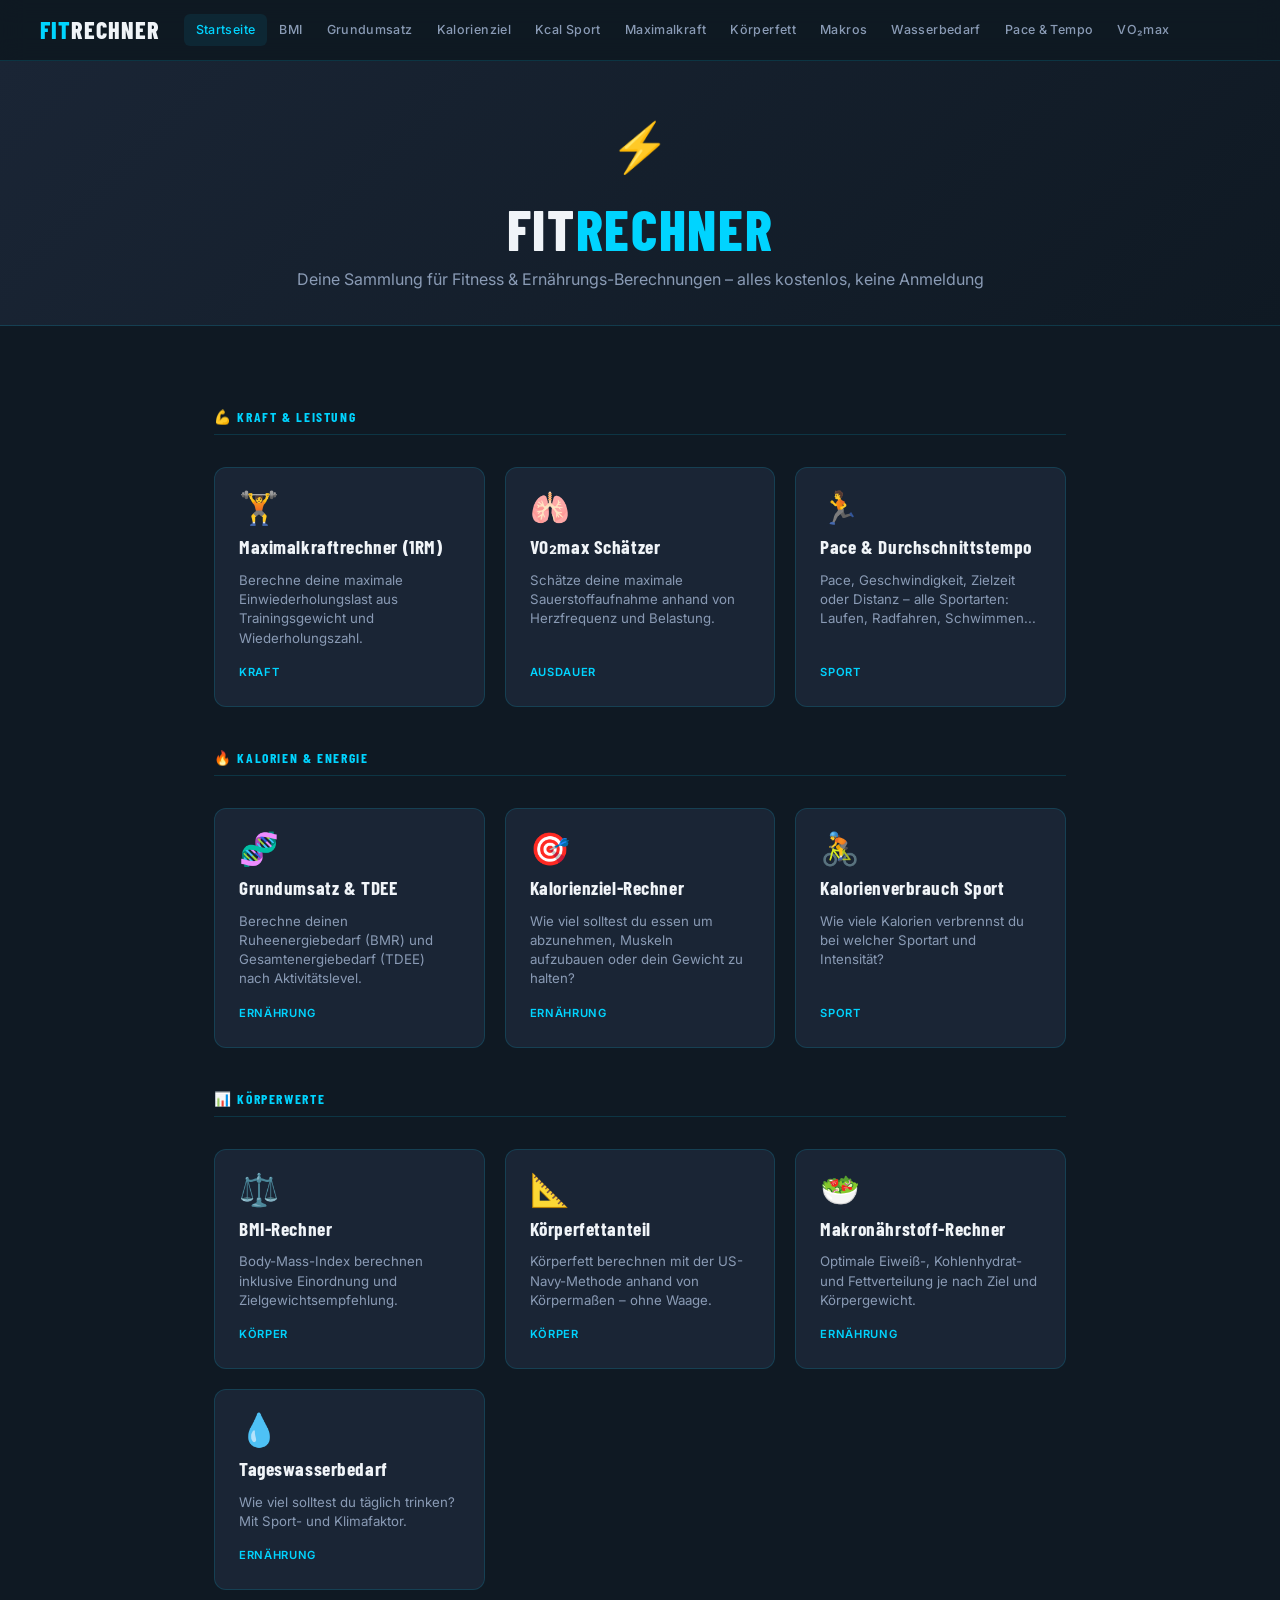
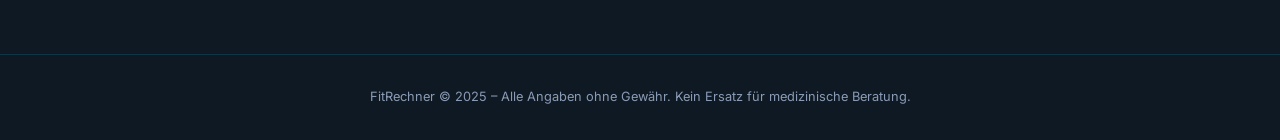
<file: index.html>
<!DOCTYPE html>
<html lang="de">
<head>
<meta charset="UTF-8">
<meta name="viewport" content="width=device-width, initial-scale=1">
<title>FitRechner – Fitness & Ernährungs-Rechner</title>
<meta name="description" content="Kostenlose Fitness-Rechner: BMI, Kalorien, Maximalkraft, Körperfett, Pace und mehr – alles auf einen Blick.">
<link rel="stylesheet" href="css/style.css">
</head>
<body>

<nav>
  <div class="nav-inner">
    <a href="index.html" class="nav-brand">FIT<span>RECHNER</span></a>
    <button id="nav-toggle" class="nav-toggle" aria-label="Menü öffnen">
      <svg width="22" height="22" viewBox="0 0 22 22" fill="none" stroke="currentColor" stroke-width="2" stroke-linecap="round">
        <line x1="2" y1="6" x2="20" y2="6"/><line x1="2" y1="11" x2="20" y2="11"/><line x1="2" y1="16" x2="20" y2="16"/>
      </svg>
    </button>
    <ul class="nav-links" id="nav-links">
      <li><a href="index.html">Startseite</a></li>
      <li><a href="pages/bmi.html">BMI</a></li>
      <li><a href="pages/grundumsatz.html">Grundumsatz</a></li>
      <li><a href="pages/kalorien-ziel.html">Kalorienziel</a></li>
      <li><a href="pages/kalorien-sport.html">Kcal Sport</a></li>
      <li><a href="pages/maximalkraft.html">Maximalkraft</a></li>
      <li><a href="pages/koerperfett.html">Körperfett</a></li>
      <li><a href="pages/makros.html">Makros</a></li>
      <li><a href="pages/wasser.html">Wasserbedarf</a></li>
      <li><a href="pages/pace.html">Pace & Tempo</a></li>
      <li><a href="pages/vo2max.html">VO₂max</a></li>
    </ul>
  </div>
</nav>

<div class="page-header">
  <span class="icon">⚡</span>
  <h1>FIT<em>RECHNER</em></h1>
  <p>Deine Sammlung für Fitness &amp; Ernährungs-Berechnungen – alles kostenlos, keine Anmeldung</p>
</div>

<main>
  <div class="cat-label">💪 Kraft &amp; Leistung</div>
  <div class="app-grid">
    <a href="pages/maximalkraft.html" class="app-card">
      <div class="app-icon">🏋️</div>
      <div class="app-name">Maximalkraftrechner (1RM)</div>
      <div class="app-desc">Berechne deine maximale Einwiederholungslast aus Trainingsgewicht und Wiederholungszahl.</div>
      <div class="app-tag">Kraft</div>
    </a>
    <a href="pages/vo2max.html" class="app-card">
      <div class="app-icon">🫁</div>
      <div class="app-name">VO₂max Schätzer</div>
      <div class="app-desc">Schätze deine maximale Sauerstoffaufnahme anhand von Herzfrequenz und Belastung.</div>
      <div class="app-tag">Ausdauer</div>
    </a>
    <a href="pages/pace.html" class="app-card">
      <div class="app-icon">🏃</div>
      <div class="app-name">Pace &amp; Durchschnittstempo</div>
      <div class="app-desc">Pace, Geschwindigkeit, Zielzeit oder Distanz – alle Sportarten: Laufen, Radfahren, Schwimmen...</div>
      <div class="app-tag">Sport</div>
    </a>
  </div>

  <div class="cat-label">🔥 Kalorien &amp; Energie</div>
  <div class="app-grid">
    <a href="pages/grundumsatz.html" class="app-card">
      <div class="app-icon">🧬</div>
      <div class="app-name">Grundumsatz &amp; TDEE</div>
      <div class="app-desc">Berechne deinen Ruheenergiebedarf (BMR) und Gesamtenergiebedarf (TDEE) nach Aktivitätslevel.</div>
      <div class="app-tag">Ernährung</div>
    </a>
    <a href="pages/kalorien-ziel.html" class="app-card">
      <div class="app-icon">🎯</div>
      <div class="app-name">Kalorienziel-Rechner</div>
      <div class="app-desc">Wie viel solltest du essen um abzunehmen, Muskeln aufzubauen oder dein Gewicht zu halten?</div>
      <div class="app-tag">Ernährung</div>
    </a>
    <a href="pages/kalorien-sport.html" class="app-card">
      <div class="app-icon">🚴</div>
      <div class="app-name">Kalorienverbrauch Sport</div>
      <div class="app-desc">Wie viele Kalorien verbrennst du bei welcher Sportart und Intensität?</div>
      <div class="app-tag">Sport</div>
    </a>
  </div>

  <div class="cat-label">📊 Körperwerte</div>
  <div class="app-grid">
    <a href="pages/bmi.html" class="app-card">
      <div class="app-icon">⚖️</div>
      <div class="app-name">BMI-Rechner</div>
      <div class="app-desc">Body-Mass-Index berechnen inklusive Einordnung und Zielgewichtsempfehlung.</div>
      <div class="app-tag">Körper</div>
    </a>
    <a href="pages/koerperfett.html" class="app-card">
      <div class="app-icon">📐</div>
      <div class="app-name">Körperfettanteil</div>
      <div class="app-desc">Körperfett berechnen mit der US-Navy-Methode anhand von Körpermaßen – ohne Waage.</div>
      <div class="app-tag">Körper</div>
    </a>
    <a href="pages/makros.html" class="app-card">
      <div class="app-icon">🥗</div>
      <div class="app-name">Makronährstoff-Rechner</div>
      <div class="app-desc">Optimale Eiweiß-, Kohlenhydrat- und Fettverteilung je nach Ziel und Körpergewicht.</div>
      <div class="app-tag">Ernährung</div>
    </a>
    <a href="pages/wasser.html" class="app-card">
      <div class="app-icon">💧</div>
      <div class="app-name">Tageswasserbedarf</div>
      <div class="app-desc">Wie viel solltest du täglich trinken? Mit Sport- und Klimafaktor.</div>
      <div class="app-tag">Ernährung</div>
    </a>
  </div>
</main>

<footer>
  <p>FitRechner &copy; 2025 – Alle Angaben ohne Gewähr. Kein Ersatz für medizinische Beratung.</p>
</footer>

<script src="js/nav.js"></script>
</body>
</html>
</file>
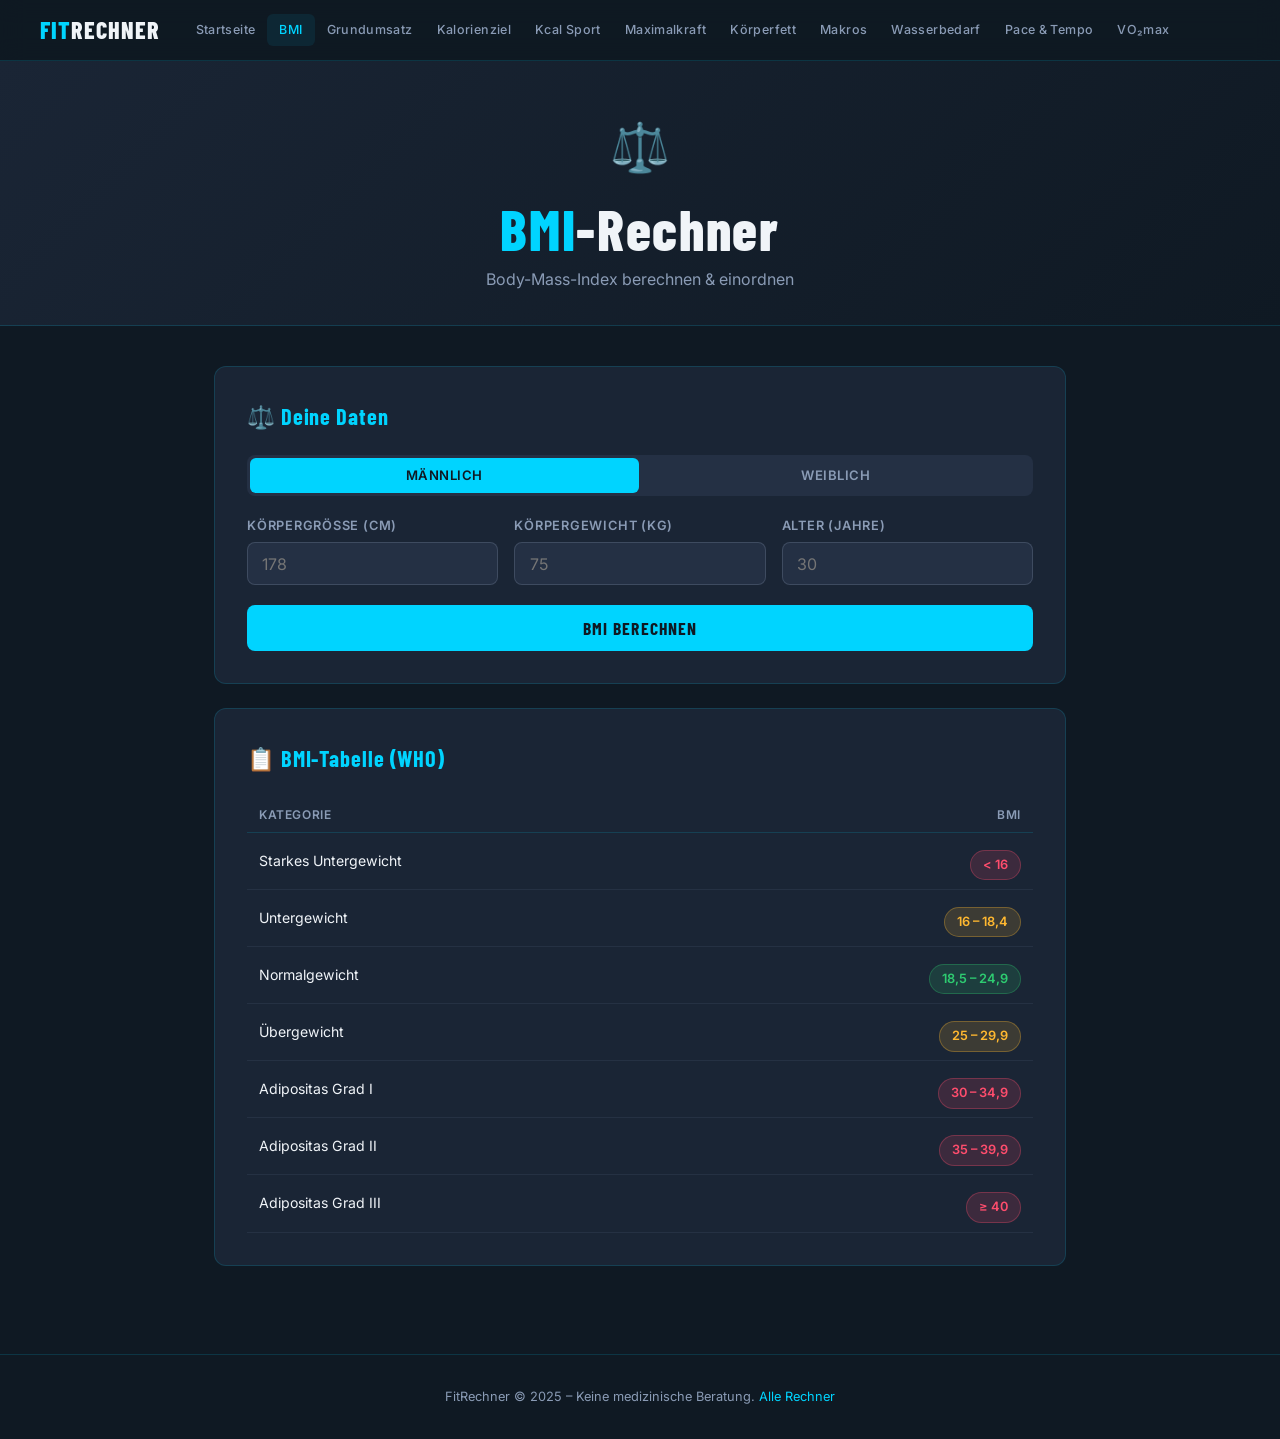
<file: pages/bmi.html>
<!DOCTYPE html>
<html lang="de">
<head>
<meta charset="UTF-8"><meta name="viewport" content="width=device-width, initial-scale=1">
<title>BMI-Rechner – FitRechner</title>
<link rel="stylesheet" href="../css/style.css">
</head>
<body>
<nav><div class="nav-inner">
  <a href="../index.html" class="nav-brand">FIT<span>RECHNER</span></a>
  <button id="nav-toggle" class="nav-toggle" aria-label="Menü"><svg width="22" height="22" viewBox="0 0 22 22" fill="none" stroke="currentColor" stroke-width="2" stroke-linecap="round"><line x1="2" y1="6" x2="20" y2="6"/><line x1="2" y1="11" x2="20" y2="11"/><line x1="2" y1="16" x2="20" y2="16"/></svg></button>
  <ul class="nav-links" id="nav-links">
    <li><a href="../index.html">Startseite</a></li><li><a href="bmi.html">BMI</a></li><li><a href="grundumsatz.html">Grundumsatz</a></li><li><a href="kalorien-ziel.html">Kalorienziel</a></li><li><a href="kalorien-sport.html">Kcal Sport</a></li><li><a href="maximalkraft.html">Maximalkraft</a></li><li><a href="koerperfett.html">Körperfett</a></li><li><a href="makros.html">Makros</a></li><li><a href="wasser.html">Wasserbedarf</a></li><li><a href="pace.html">Pace &amp; Tempo</a></li><li><a href="vo2max.html">VO₂max</a></li>
  </ul>
</div></nav>

<div class="page-header">
  <span class="icon">⚖️</span>
  <h1><em>BMI</em>-Rechner</h1>
  <p>Body-Mass-Index berechnen &amp; einordnen</p>
</div>

<main>
  <div class="card">
    <h2>⚖️ Deine Daten</h2>
    <div class="radio-tabs">
      <input type="radio" name="g" id="m" value="m" checked><label for="m">Männlich</label>
      <input type="radio" name="g" id="w" value="w"><label for="w">Weiblich</label>
    </div>
    <div class="form-grid">
      <div class="field"><label for="groesse">Körpergröße (cm)</label><input type="number" id="groesse" min="100" max="250" placeholder="178"></div>
      <div class="field"><label for="gewicht">Körpergewicht (kg)</label><input type="number" id="gewicht" min="30" max="300" step="0.1" placeholder="75"></div>
      <div class="field"><label for="alter">Alter (Jahre)</label><input type="number" id="alter" min="10" max="100" placeholder="30"></div>
    </div>
    <button class="btn" onclick="berechne()">BMI berechnen</button>
    <div class="result" id="result">
      <div class="result-header">📊 Dein Ergebnis</div>
      <div class="result-body">
        <div class="result-main" id="bmi-wert">–<small> kg/m²</small></div>
        <div class="result-label" id="bmi-label"></div>
        <div id="bmi-badge" style="margin-top:0.4rem"></div>
        <div class="result-grid" style="margin-top:1rem">
          <div class="result-stat"><div class="val" id="ideal-min">–</div><div class="lbl">Ideal Min (kg)</div></div>
          <div class="result-stat"><div class="val" id="ideal-max">–</div><div class="lbl">Ideal Max (kg)</div></div>
          <div class="result-stat"><div class="val" id="diff" style="font-size:1rem">–</div><div class="lbl">Abstand Ideal</div></div>
        </div>
        <div class="info-box" id="bmi-info" style="margin-top:1rem"></div>
      </div>
    </div>
  </div>

  <div class="card">
    <h2>📋 BMI-Tabelle (WHO)</h2>
    <table style="width:100%;border-collapse:collapse;font-size:0.88rem">
      <thead><tr style="border-bottom:1px solid var(--border)">
        <th style="text-align:left;padding:0.5rem 0.75rem;color:var(--muted);font-weight:600;font-size:0.75rem;text-transform:uppercase;letter-spacing:.05em">Kategorie</th>
        <th style="text-align:right;padding:0.5rem 0.75rem;color:var(--muted);font-weight:600;font-size:0.75rem;text-transform:uppercase;letter-spacing:.05em">BMI</th>
      </tr></thead>
      <tbody id="bmi-table"></tbody>
    </table>
  </div>
</main>

<footer><p>FitRechner &copy; 2025 – Keine medizinische Beratung. <a href="../index.html">Alle Rechner</a></p></footer>
<script src="../js/nav.js"></script>
<script>
const rows=[['Starkes Untergewicht','< 16','danger'],['Untergewicht','16 – 18,4','warn'],['Normalgewicht','18,5 – 24,9','good'],['Übergewicht','25 – 29,9','warn'],['Adipositas Grad I','30 – 34,9','danger'],['Adipositas Grad II','35 – 39,9','danger'],['Adipositas Grad III','≥ 40','danger']];
const tb=document.getElementById('bmi-table');
rows.forEach(([k,v,c])=>{const tr=document.createElement('tr');tr.style.borderBottom='1px solid rgba(138,155,181,0.1)';tr.innerHTML=`<td style="padding:.55rem .75rem">${k}</td><td style="padding:.55rem .75rem;text-align:right"><span class="badge badge-${c}">${v}</span></td>`;tb.appendChild(tr);});

function berechne(){
  const h=parseFloat(document.getElementById('groesse').value)/100;
  const w=parseFloat(document.getElementById('gewicht').value);
  const a=parseInt(document.getElementById('alter').value);
  if(!h||!w||!a||h<1)return alert('Bitte alle Felder ausfüllen.');
  const bmi=w/(h*h);
  const iMin=(18.5*h*h).toFixed(1), iMax=(24.9*h*h).toFixed(1);
  const diff=w-parseFloat(iMax);
  let kat,badge,info;
  if(bmi<16){kat='Starkes Untergewicht';badge='danger';info='Bitte ärztlichen Rat einholen.';}
  else if(bmi<18.5){kat='Untergewicht';badge='warn';info='Kalorienreiche, ausgewogene Ernährung empfohlen.';}
  else if(bmi<25){kat='Normalgewicht';badge='good';info='Hervorragend! Du befindest dich im gesunden Bereich.';}
  else if(bmi<30){kat='Übergewicht';badge='warn';info='Mehr Bewegung und ausgewogene Ernährung können helfen.';}
  else if(bmi<35){kat='Adipositas Grad I';badge='danger';info='Ärztliche Begleitung bei der Gewichtsreduktion empfohlen.';}
  else if(bmi<40){kat='Adipositas Grad II';badge='danger';info='Erhöhtes Gesundheitsrisiko – ärztliche Beratung wichtig.';}
  else{kat='Adipositas Grad III';badge='danger';info='Hohes Gesundheitsrisiko – bitte medizinische Unterstützung suchen.';}
  const diffTxt=diff>0?`+${diff.toFixed(1)} kg über Idealgewicht`:diff<-1?`${Math.abs(diff).toFixed(1)} kg unter Idealgewicht`:'Im Idealbereich';
  document.getElementById('bmi-wert').innerHTML=`${bmi.toFixed(1)}<small> kg/m²</small>`;
  document.getElementById('bmi-label').textContent=kat;
  document.getElementById('bmi-badge').innerHTML=`<span class="badge badge-${badge}">${kat}</span>`;
  document.getElementById('ideal-min').textContent=iMin;
  document.getElementById('ideal-max').textContent=iMax;
  document.getElementById('diff').textContent=diffTxt;
  document.getElementById('bmi-info').innerHTML=`<strong>Hinweis:</strong> ${info} Der BMI berücksichtigt keine Muskelmasse und ist bei Sportlern oft ungenau.`;
  document.getElementById('result').classList.add('show');
}
</script>
</body></html>
</file>
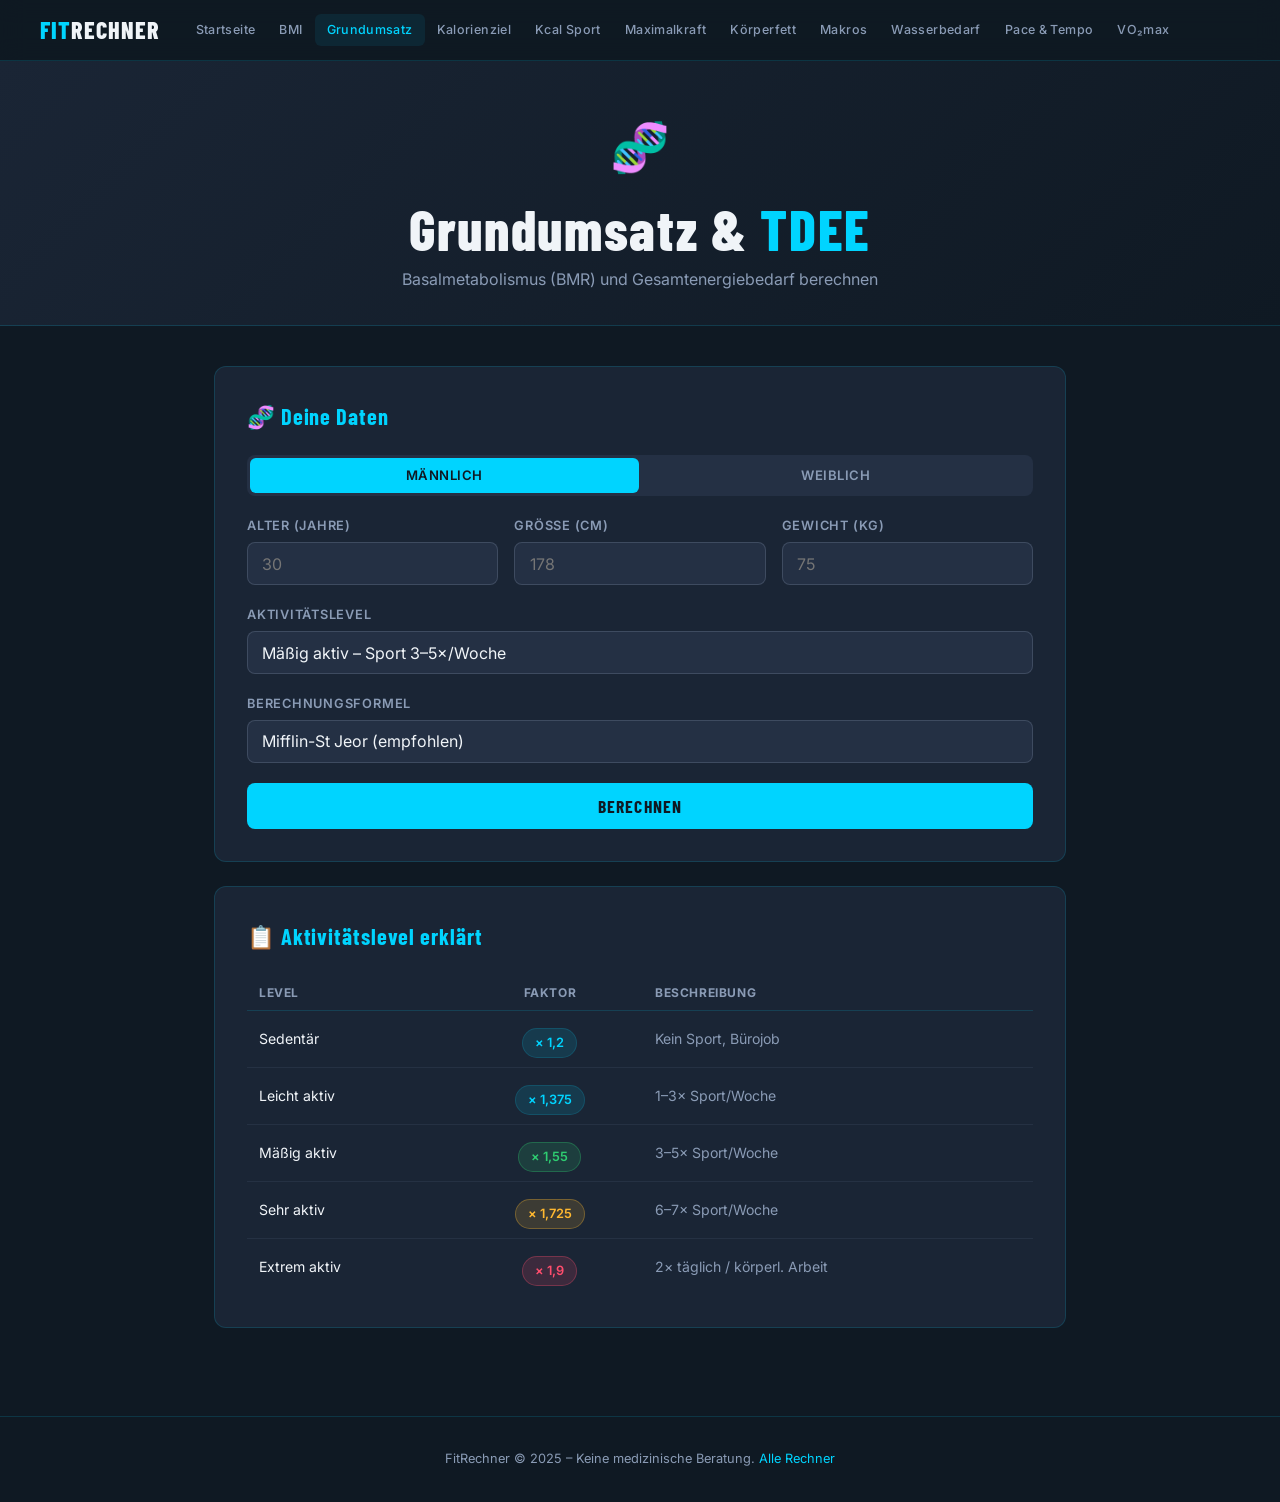
<file: pages/grundumsatz.html>
<!DOCTYPE html>
<html lang="de">
<head>
<meta charset="UTF-8"><meta name="viewport" content="width=device-width, initial-scale=1">
<title>Grundumsatz & TDEE – FitRechner</title>
<link rel="stylesheet" href="../css/style.css">
</head>
<body>
<nav><div class="nav-inner">
  <a href="../index.html" class="nav-brand">FIT<span>RECHNER</span></a>
  <button id="nav-toggle" class="nav-toggle" aria-label="Menü"><svg width="22" height="22" viewBox="0 0 22 22" fill="none" stroke="currentColor" stroke-width="2" stroke-linecap="round"><line x1="2" y1="6" x2="20" y2="6"/><line x1="2" y1="11" x2="20" y2="11"/><line x1="2" y1="16" x2="20" y2="16"/></svg></button>
  <ul class="nav-links" id="nav-links">
    <li><a href="../index.html">Startseite</a></li><li><a href="bmi.html">BMI</a></li><li><a href="grundumsatz.html">Grundumsatz</a></li><li><a href="kalorien-ziel.html">Kalorienziel</a></li><li><a href="kalorien-sport.html">Kcal Sport</a></li><li><a href="maximalkraft.html">Maximalkraft</a></li><li><a href="koerperfett.html">Körperfett</a></li><li><a href="makros.html">Makros</a></li><li><a href="wasser.html">Wasserbedarf</a></li><li><a href="pace.html">Pace &amp; Tempo</a></li><li><a href="vo2max.html">VO₂max</a></li>
  </ul>
</div></nav>

<div class="page-header">
  <span class="icon">🧬</span>
  <h1>Grundumsatz &amp; <em>TDEE</em></h1>
  <p>Basalmetabolismus (BMR) und Gesamtenergiebedarf berechnen</p>
</div>

<main>
  <div class="card">
    <h2>🧬 Deine Daten</h2>
    <div class="radio-tabs">
      <input type="radio" name="g" id="m" value="m" checked><label for="m">Männlich</label>
      <input type="radio" name="g" id="w" value="w"><label for="w">Weiblich</label>
    </div>
    <div class="form-grid">
      <div class="field"><label for="alter">Alter (Jahre)</label><input type="number" id="alter" min="10" max="100" placeholder="30"></div>
      <div class="field"><label for="groesse">Größe (cm)</label><input type="number" id="groesse" min="100" max="250" placeholder="178"></div>
      <div class="field"><label for="gewicht">Gewicht (kg)</label><input type="number" id="gewicht" min="30" max="300" step="0.1" placeholder="75"></div>
    </div>
    <div class="field" style="margin-bottom:1.25rem">
      <label for="aktiv">Aktivitätslevel</label>
      <select id="aktiv">
        <option value="1.2">Sehr wenig aktiv – kein Sport, Bürojob</option>
        <option value="1.375">Wenig aktiv – Sport 1–3×/Woche</option>
        <option value="1.55" selected>Mäßig aktiv – Sport 3–5×/Woche</option>
        <option value="1.725">Sehr aktiv – Sport 6–7×/Woche</option>
        <option value="1.9">Extrem aktiv – 2× täglich oder körperliche Arbeit</option>
      </select>
    </div>
    <div class="field" style="margin-bottom:1.25rem">
      <label for="formel">Berechnungsformel</label>
      <select id="formel">
        <option value="mifflin">Mifflin-St Jeor (empfohlen)</option>
        <option value="harris">Harris-Benedict (revidiert)</option>
        <option value="katch">Katch-McArdle (mit Körperfett)</option>
      </select>
    </div>
    <div class="field" id="kf-feld" style="display:none;margin-bottom:1.25rem">
      <label for="kf">Körperfettanteil (%)</label>
      <input type="number" id="kf" min="3" max="60" step="0.1" placeholder="18">
    </div>
    <button class="btn" onclick="berechne()">Berechnen</button>
    <div class="result" id="result">
      <div class="result-header">📊 Dein Energiebedarf</div>
      <div class="result-body">
        <div class="result-main" id="tdee-val">–<small> kcal/Tag</small></div>
        <div class="result-label">Gesamtenergiebedarf (TDEE)</div>
        <div class="result-grid" style="margin-top:1rem">
          <div class="result-stat"><div class="val" id="bmr-val">–</div><div class="lbl">BMR (kcal)</div></div>
          <div class="result-stat"><div class="val" id="aktiv-val">–</div><div class="lbl">Aktivitätsfaktor</div></div>
          <div class="result-stat"><div class="val" id="pro-meal">–</div><div class="lbl">Kcal / Mahlzeit (3×)</div></div>
        </div>
        <div class="info-box" style="margin-top:1rem">
          <strong>Grundumsatz (BMR):</strong> Kalorienbedarf im völligen Ruhezustand.<br>
          <strong>TDEE:</strong> Gesamtbedarf inkl. aller Aktivitäten – dies ist deine Erhaltungskalorien-Menge.
        </div>
      </div>
    </div>
  </div>

  <div class="card">
    <h2>📋 Aktivitätslevel erklärt</h2>
    <table style="width:100%;border-collapse:collapse;font-size:0.88rem">
      <thead><tr style="border-bottom:1px solid var(--border)"><th style="text-align:left;padding:.5rem .75rem;color:var(--muted);font-size:.75rem;text-transform:uppercase;letter-spacing:.05em">Level</th><th style="padding:.5rem .75rem;color:var(--muted);font-size:.75rem;text-transform:uppercase;letter-spacing:.05em">Faktor</th><th style="text-align:left;padding:.5rem .75rem;color:var(--muted);font-size:.75rem;text-transform:uppercase;letter-spacing:.05em">Beschreibung</th></tr></thead>
      <tbody>
        <tr style="border-bottom:1px solid rgba(138,155,181,.1)"><td style="padding:.55rem .75rem">Sedentär</td><td style="padding:.55rem .75rem;text-align:center"><span class="badge badge-info">× 1,2</span></td><td style="padding:.55rem .75rem;color:var(--muted)">Kein Sport, Bürojob</td></tr>
        <tr style="border-bottom:1px solid rgba(138,155,181,.1)"><td style="padding:.55rem .75rem">Leicht aktiv</td><td style="padding:.55rem .75rem;text-align:center"><span class="badge badge-info">× 1,375</span></td><td style="padding:.55rem .75rem;color:var(--muted)">1–3× Sport/Woche</td></tr>
        <tr style="border-bottom:1px solid rgba(138,155,181,.1)"><td style="padding:.55rem .75rem">Mäßig aktiv</td><td style="padding:.55rem .75rem;text-align:center"><span class="badge badge-good">× 1,55</span></td><td style="padding:.55rem .75rem;color:var(--muted)">3–5× Sport/Woche</td></tr>
        <tr style="border-bottom:1px solid rgba(138,155,181,.1)"><td style="padding:.55rem .75rem">Sehr aktiv</td><td style="padding:.55rem .75rem;text-align:center"><span class="badge badge-warn">× 1,725</span></td><td style="padding:.55rem .75rem;color:var(--muted)">6–7× Sport/Woche</td></tr>
        <tr><td style="padding:.55rem .75rem">Extrem aktiv</td><td style="padding:.55rem .75rem;text-align:center"><span class="badge badge-danger">× 1,9</span></td><td style="padding:.55rem .75rem;color:var(--muted)">2× täglich / körperl. Arbeit</td></tr>
      </tbody>
    </table>
  </div>
</main>

<footer><p>FitRechner &copy; 2025 – Keine medizinische Beratung. <a href="../index.html">Alle Rechner</a></p></footer>
<script src="../js/nav.js"></script>
<script>
document.getElementById('formel').addEventListener('change', function(){
  document.getElementById('kf-feld').style.display = this.value==='katch' ? 'flex' : 'none';
});

function berechne(){
  const g = document.querySelector('input[name="g"]:checked').value;
  const a = parseFloat(document.getElementById('alter').value);
  const h = parseFloat(document.getElementById('groesse').value);
  const w = parseFloat(document.getElementById('gewicht').value);
  const pal = parseFloat(document.getElementById('aktiv').value);
  const formel = document.getElementById('formel').value;
  if(!a||!h||!w) return alert('Bitte alle Felder ausfüllen.');
  let bmr;
  if(formel==='mifflin'){
    bmr = 10*w + 6.25*h - 5*a + (g==='m'?5:-161);
  } else if(formel==='harris'){
    bmr = g==='m' ? 88.362 + 13.397*w + 4.799*h - 5.677*a : 447.593 + 9.247*w + 3.098*h - 4.330*a;
  } else {
    const kf = parseFloat(document.getElementById('kf').value);
    if(!kf) return alert('Bitte Körperfettanteil eingeben.');
    const lbm = w * (1 - kf/100);
    bmr = 370 + 21.6 * lbm;
  }
  const tdee = Math.round(bmr * pal);
  document.getElementById('tdee-val').innerHTML = `${tdee}<small> kcal/Tag</small>`;
  document.getElementById('bmr-val').textContent = Math.round(bmr);
  document.getElementById('aktiv-val').textContent = '× ' + pal;
  document.getElementById('pro-meal').textContent = Math.round(tdee/3);
  document.getElementById('result').classList.add('show');
}
</script>
</body></html>
</file>
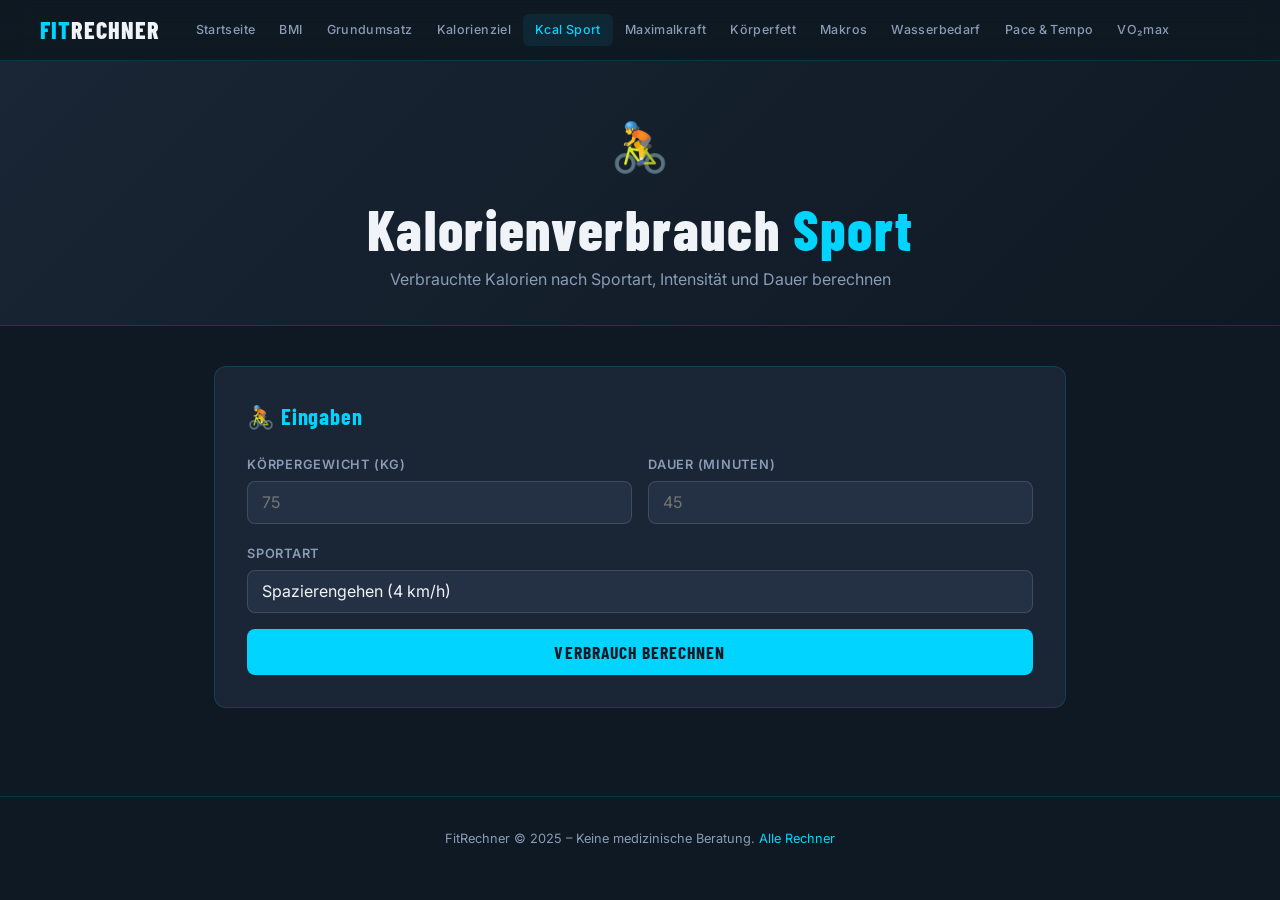
<file: pages/kalorien-sport.html>
<!DOCTYPE html>
<html lang="de">
<head>
<meta charset="UTF-8"><meta name="viewport" content="width=device-width, initial-scale=1">
<title>Kalorienverbrauch Sport – FitRechner</title>
<link rel="stylesheet" href="../css/style.css">
</head>
<body>
<nav><div class="nav-inner">
  <a href="../index.html" class="nav-brand">FIT<span>RECHNER</span></a>
  <button id="nav-toggle" class="nav-toggle" aria-label="Menü"><svg width="22" height="22" viewBox="0 0 22 22" fill="none" stroke="currentColor" stroke-width="2" stroke-linecap="round"><line x1="2" y1="6" x2="20" y2="6"/><line x1="2" y1="11" x2="20" y2="11"/><line x1="2" y1="16" x2="20" y2="16"/></svg></button>
  <ul class="nav-links" id="nav-links">
    <li><a href="../index.html">Startseite</a></li><li><a href="bmi.html">BMI</a></li><li><a href="grundumsatz.html">Grundumsatz</a></li><li><a href="kalorien-ziel.html">Kalorienziel</a></li><li><a href="kalorien-sport.html">Kcal Sport</a></li><li><a href="maximalkraft.html">Maximalkraft</a></li><li><a href="koerperfett.html">Körperfett</a></li><li><a href="makros.html">Makros</a></li><li><a href="wasser.html">Wasserbedarf</a></li><li><a href="pace.html">Pace &amp; Tempo</a></li><li><a href="vo2max.html">VO₂max</a></li>
  </ul>
</div></nav>

<div class="page-header">
  <span class="icon">🚴</span>
  <h1>Kalorienverbrauch <em>Sport</em></h1>
  <p>Verbrauchte Kalorien nach Sportart, Intensität und Dauer berechnen</p>
</div>

<main>
  <div class="card">
    <h2>🚴 Eingaben</h2>
    <div class="form-grid">
      <div class="field"><label for="gewicht">Körpergewicht (kg)</label><input type="number" id="gewicht" min="30" max="300" step="0.1" placeholder="75"></div>
      <div class="field"><label for="dauer">Dauer (Minuten)</label><input type="number" id="dauer" min="1" max="600" placeholder="45"></div>
    </div>
    <div class="field" style="margin-bottom:1rem">
      <label for="sport">Sportart</label>
      <select id="sport">
        <optgroup label="Laufen / Gehen">
          <option value="3.5">Spazierengehen (4 km/h)</option>
          <option value="5.0">Zügiges Gehen (6 km/h)</option>
          <option value="7.0">Joggen (8 km/h)</option>
          <option value="8.5">Laufen (10 km/h)</option>
          <option value="10.0">Laufen schnell (12 km/h)</option>
          <option value="12.0">Laufen sehr schnell (≥ 14 km/h)</option>
          <option value="6.0">Wandern (mit Gepäck)</option>
        </optgroup>
        <optgroup label="Radfahren">
          <option value="4.0">Radfahren locker (< 16 km/h)</option>
          <option value="6.0">Radfahren moderat (16–22 km/h)</option>
          <option value="8.0">Radfahren intensiv (22–28 km/h)</option>
          <option value="10.0">Radfahren sehr intensiv (> 28 km/h)</option>
          <option value="5.5">Mountainbike</option>
          <option value="7.0">Indoor-Cycling / Spinning</option>
        </optgroup>
        <optgroup label="Schwimmen">
          <option value="5.0">Schwimmen langsam</option>
          <option value="7.0">Schwimmen moderat</option>
          <option value="9.0">Schwimmen schnell / Kraul</option>
        </optgroup>
        <optgroup label="Kraftsport">
          <option value="3.0">Krafttraining leicht</option>
          <option value="5.0">Krafttraining moderat</option>
          <option value="6.0">Krafttraining intensiv</option>
          <option value="8.0">CrossFit / HIIT</option>
        </optgroup>
        <optgroup label="Kampfsport & Teamsport">
          <option value="6.0">Fußball</option>
          <option value="6.0">Basketball</option>
          <option value="7.0">Handball</option>
          <option value="5.0">Volleyball</option>
          <option value="7.0">Boxen (Sparring)</option>
          <option value="5.5">Kampfsport (Technik)</option>
        </optgroup>
        <optgroup label="Sonstiges">
          <option value="5.0">Rudern (moderat)</option>
          <option value="8.0">Rudern (intensiv)</option>
          <option value="4.0">Yoga</option>
          <option value="5.5">Tanzen</option>
          <option value="6.0">Inline-Skating</option>
          <option value="7.0">Klettern / Bouldern</option>
          <option value="5.0">Seilspringen</option>
          <option value="9.0">Seilspringen intensiv</option>
          <option value="4.5">Tennis Einzel</option>
          <option value="3.0">Tennis Doppel</option>
          <option value="3.5">Badminton</option>
        </optgroup>
      </select>
    </div>
    <button class="btn" onclick="berechne()">Verbrauch berechnen</button>
    <div class="result" id="result">
      <div class="result-header">🔥 Kalorienverbrauch</div>
      <div class="result-body">
        <div class="result-main" id="kcal-val">–<small> kcal</small></div>
        <div class="result-label" id="sport-label"></div>
        <div class="result-grid" style="margin-top:1rem">
          <div class="result-stat"><div class="val" id="kcal-min">–</div><div class="lbl">Kcal / Minute</div></div>
          <div class="result-stat"><div class="val" id="kcal-std">–</div><div class="lbl">Kcal / Stunde</div></div>
          <div class="result-stat"><div class="val" id="kcal-pct">–</div><div class="lbl">% des Tagesbedarfs*</div></div>
        </div>
        <div class="info-box" style="margin-top:1rem">
          <strong>*</strong> Basierend auf einem geschätzten Tagesbedarf von 2000 kcal. MET-basierte Schätzung – tatsächlicher Verbrauch variiert je nach Fitnesslevel.
        </div>
      </div>
    </div>
  </div>
</main>

<footer><p>FitRechner &copy; 2025 – Keine medizinische Beratung. <a href="../index.html">Alle Rechner</a></p></footer>
<script src="../js/nav.js"></script>
<script>
function berechne(){
  const w=parseFloat(document.getElementById('gewicht').value);
  const d=parseFloat(document.getElementById('dauer').value);
  const met=parseFloat(document.getElementById('sport').value);
  const label=document.getElementById('sport').options[document.getElementById('sport').selectedIndex].text;
  if(!w||!d) return alert('Bitte Gewicht und Dauer eingeben.');
  // Formel: kcal = MET × Gewicht(kg) × Zeit(h)
  const kcal=Math.round(met*w*(d/60));
  const kcalMin=(met*w/60).toFixed(1);
  const kcalStd=Math.round(met*w);
  document.getElementById('kcal-val').innerHTML=`${kcal}<small> kcal</small>`;
  document.getElementById('sport-label').textContent=`${d} Min. ${label}`;
  document.getElementById('kcal-min').textContent=kcalMin;
  document.getElementById('kcal-std').textContent=kcalStd;
  document.getElementById('kcal-pct').textContent=Math.round(kcal/2000*100)+' %';
  document.getElementById('result').classList.add('show');
}
</script>
</body></html>
</file>
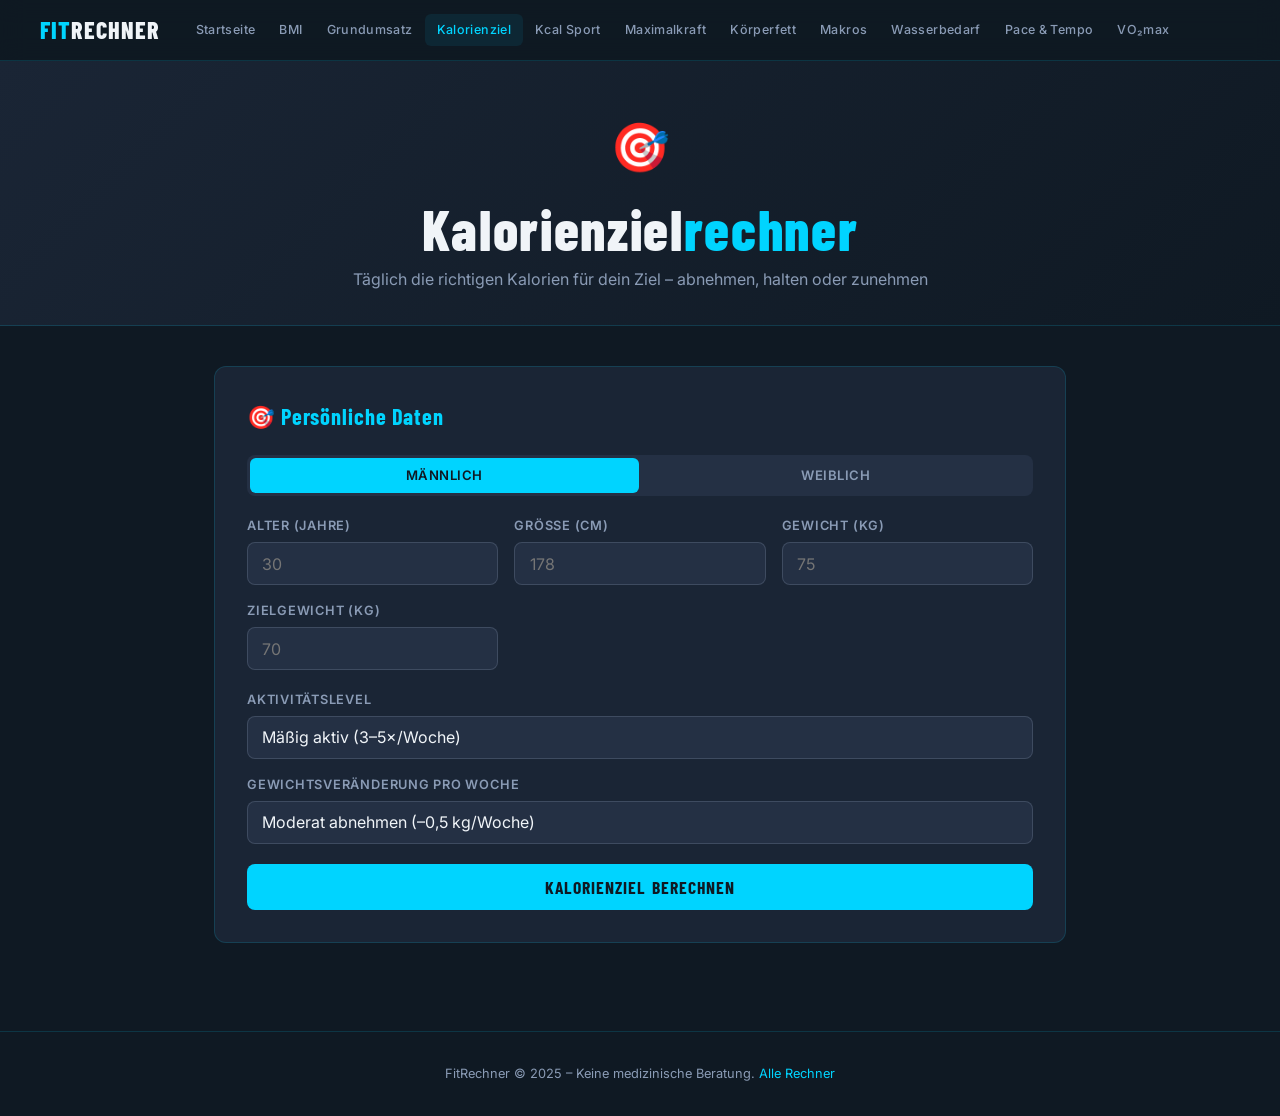
<file: pages/kalorien-ziel.html>
<!DOCTYPE html>
<html lang="de">
<head>
<meta charset="UTF-8"><meta name="viewport" content="width=device-width, initial-scale=1">
<title>Kalorienziel-Rechner – FitRechner</title>
<link rel="stylesheet" href="../css/style.css">
</head>
<body>
<nav><div class="nav-inner">
  <a href="../index.html" class="nav-brand">FIT<span>RECHNER</span></a>
  <button id="nav-toggle" class="nav-toggle" aria-label="Menü"><svg width="22" height="22" viewBox="0 0 22 22" fill="none" stroke="currentColor" stroke-width="2" stroke-linecap="round"><line x1="2" y1="6" x2="20" y2="6"/><line x1="2" y1="11" x2="20" y2="11"/><line x1="2" y1="16" x2="20" y2="16"/></svg></button>
  <ul class="nav-links" id="nav-links">
    <li><a href="../index.html">Startseite</a></li><li><a href="bmi.html">BMI</a></li><li><a href="grundumsatz.html">Grundumsatz</a></li><li><a href="kalorien-ziel.html">Kalorienziel</a></li><li><a href="kalorien-sport.html">Kcal Sport</a></li><li><a href="maximalkraft.html">Maximalkraft</a></li><li><a href="koerperfett.html">Körperfett</a></li><li><a href="makros.html">Makros</a></li><li><a href="wasser.html">Wasserbedarf</a></li><li><a href="pace.html">Pace &amp; Tempo</a></li><li><a href="vo2max.html">VO₂max</a></li>
  </ul>
</div></nav>

<div class="page-header">
  <span class="icon">🎯</span>
  <h1>Kalorienziel<em>rechner</em></h1>
  <p>Täglich die richtigen Kalorien für dein Ziel – abnehmen, halten oder zunehmen</p>
</div>

<main>
  <div class="card">
    <h2>🎯 Persönliche Daten</h2>
    <div class="radio-tabs">
      <input type="radio" name="g" id="m" value="m" checked><label for="m">Männlich</label>
      <input type="radio" name="g" id="w" value="w"><label for="w">Weiblich</label>
    </div>
    <div class="form-grid">
      <div class="field"><label for="alter">Alter (Jahre)</label><input type="number" id="alter" min="10" max="100" placeholder="30"></div>
      <div class="field"><label for="groesse">Größe (cm)</label><input type="number" id="groesse" min="100" max="250" placeholder="178"></div>
      <div class="field"><label for="gewicht">Gewicht (kg)</label><input type="number" id="gewicht" min="30" max="300" step="0.1" placeholder="75"></div>
      <div class="field"><label for="zielgewicht">Zielgewicht (kg)</label><input type="number" id="zielgewicht" min="30" max="300" step="0.1" placeholder="70"></div>
    </div>
    <div class="field" style="margin-bottom:1rem">
      <label for="aktiv">Aktivitätslevel</label>
      <select id="aktiv">
        <option value="1.2">Sedentär (kein Sport)</option>
        <option value="1.375">Leicht aktiv (1–3×/Woche)</option>
        <option value="1.55" selected>Mäßig aktiv (3–5×/Woche)</option>
        <option value="1.725">Sehr aktiv (6–7×/Woche)</option>
        <option value="1.9">Extrem aktiv</option>
      </select>
    </div>
    <div class="field" style="margin-bottom:1.25rem">
      <label for="tempo">Gewichtsveränderung pro Woche</label>
      <select id="tempo">
        <option value="-1000">Aggressiv abnehmen (–1 kg/Woche)</option>
        <option value="-500" selected>Moderat abnehmen (–0,5 kg/Woche)</option>
        <option value="-250">Sanft abnehmen (–0,25 kg/Woche)</option>
        <option value="0">Gewicht halten</option>
        <option value="250">Langsam zunehmen (+0,25 kg/Woche)</option>
        <option value="500">Moderat zunehmen (+0,5 kg/Woche)</option>
      </select>
    </div>
    <button class="btn" onclick="berechne()">Kalorienziel berechnen</button>
    <div class="result" id="result">
      <div class="result-header">🎯 Dein Kalorienziel</div>
      <div class="result-body">
        <div class="result-main" id="ziel-val">–<small> kcal/Tag</small></div>
        <div class="result-label" id="ziel-label"></div>
        <div class="result-grid" style="margin-top:1rem">
          <div class="result-stat"><div class="val" id="tdee-val">–</div><div class="lbl">TDEE (Erhaltung)</div></div>
          <div class="result-stat"><div class="val" id="defizit-val">–</div><div class="lbl">Defizit/Überschuss</div></div>
          <div class="result-stat"><div class="val" id="dauer-val">–</div><div class="lbl">Ziel erreicht in</div></div>
        </div>
        <div class="info-box" id="info-box" style="margin-top:1rem"></div>
      </div>
    </div>
  </div>
</main>

<footer><p>FitRechner &copy; 2025 – Keine medizinische Beratung. <a href="../index.html">Alle Rechner</a></p></footer>
<script src="../js/nav.js"></script>
<script>
function berechne(){
  const g=document.querySelector('input[name="g"]:checked').value;
  const a=parseFloat(document.getElementById('alter').value);
  const h=parseFloat(document.getElementById('groesse').value);
  const w=parseFloat(document.getElementById('gewicht').value);
  const zw=parseFloat(document.getElementById('zielgewicht').value);
  const pal=parseFloat(document.getElementById('aktiv').value);
  const delta=parseInt(document.getElementById('tempo').value);
  if(!a||!h||!w||!zw) return alert('Bitte alle Felder ausfüllen.');
  const bmr=10*w+6.25*h-5*a+(g==='m'?5:-161);
  const tdee=Math.round(bmr*pal);
  const zielKcal=tdee+delta;
  const diffKg=zw-w;
  const wochen=delta!==0 ? Math.abs(Math.round(diffKg/(delta/7000*7))) : 0;
  let label=delta===0?'Gewicht halten':delta<0?`Abnehmen – ${Math.abs(delta)} kcal Defizit/Tag`:`Zunehmen – ${delta} kcal Überschuss/Tag`;
  let info='';
  if((zielKcal<1200&&g==="w")||(zielKcal<1500&&g==="m")) info='⚠️ Das Kalorienziel liegt sehr niedrig. Ein Minimum von 1200 kcal (Frauen) bzw. 1500 kcal (Männer) wird empfohlen.';
  else if(delta===-1000) info='Aggressives Defizit: Nur kurzfristig empfohlen. Achte auf ausreichend Eiweiß (mind. 1,6 g/kg) um Muskelmasse zu erhalten.';
  else info='Gutes, nachhaltiges Tempo. Kombiniere mit 1,6–2,2 g Eiweiß pro kg Körpergewicht für optimale Ergebnisse.';
  document.getElementById('ziel-val').innerHTML=`${Math.max(zielKcal,1000)}<small> kcal/Tag</small>`;
  document.getElementById('ziel-label').textContent=label;
  document.getElementById('tdee-val').textContent=tdee+' kcal';
  document.getElementById('defizit-val').textContent=(delta>=0?'+':'')+delta+' kcal';
  document.getElementById('dauer-val').textContent=delta!==0&&diffKg!==0?(Math.abs(wochen)>52?Math.round(Math.abs(wochen)/4.33)+' Monate':Math.abs(wochen)+' Wochen'):'–';
  document.getElementById('info-box').innerHTML=`<strong>Tipp:</strong> ${info}`;
  document.getElementById('result').classList.add('show');
}
</script>
</body></html>
</file>
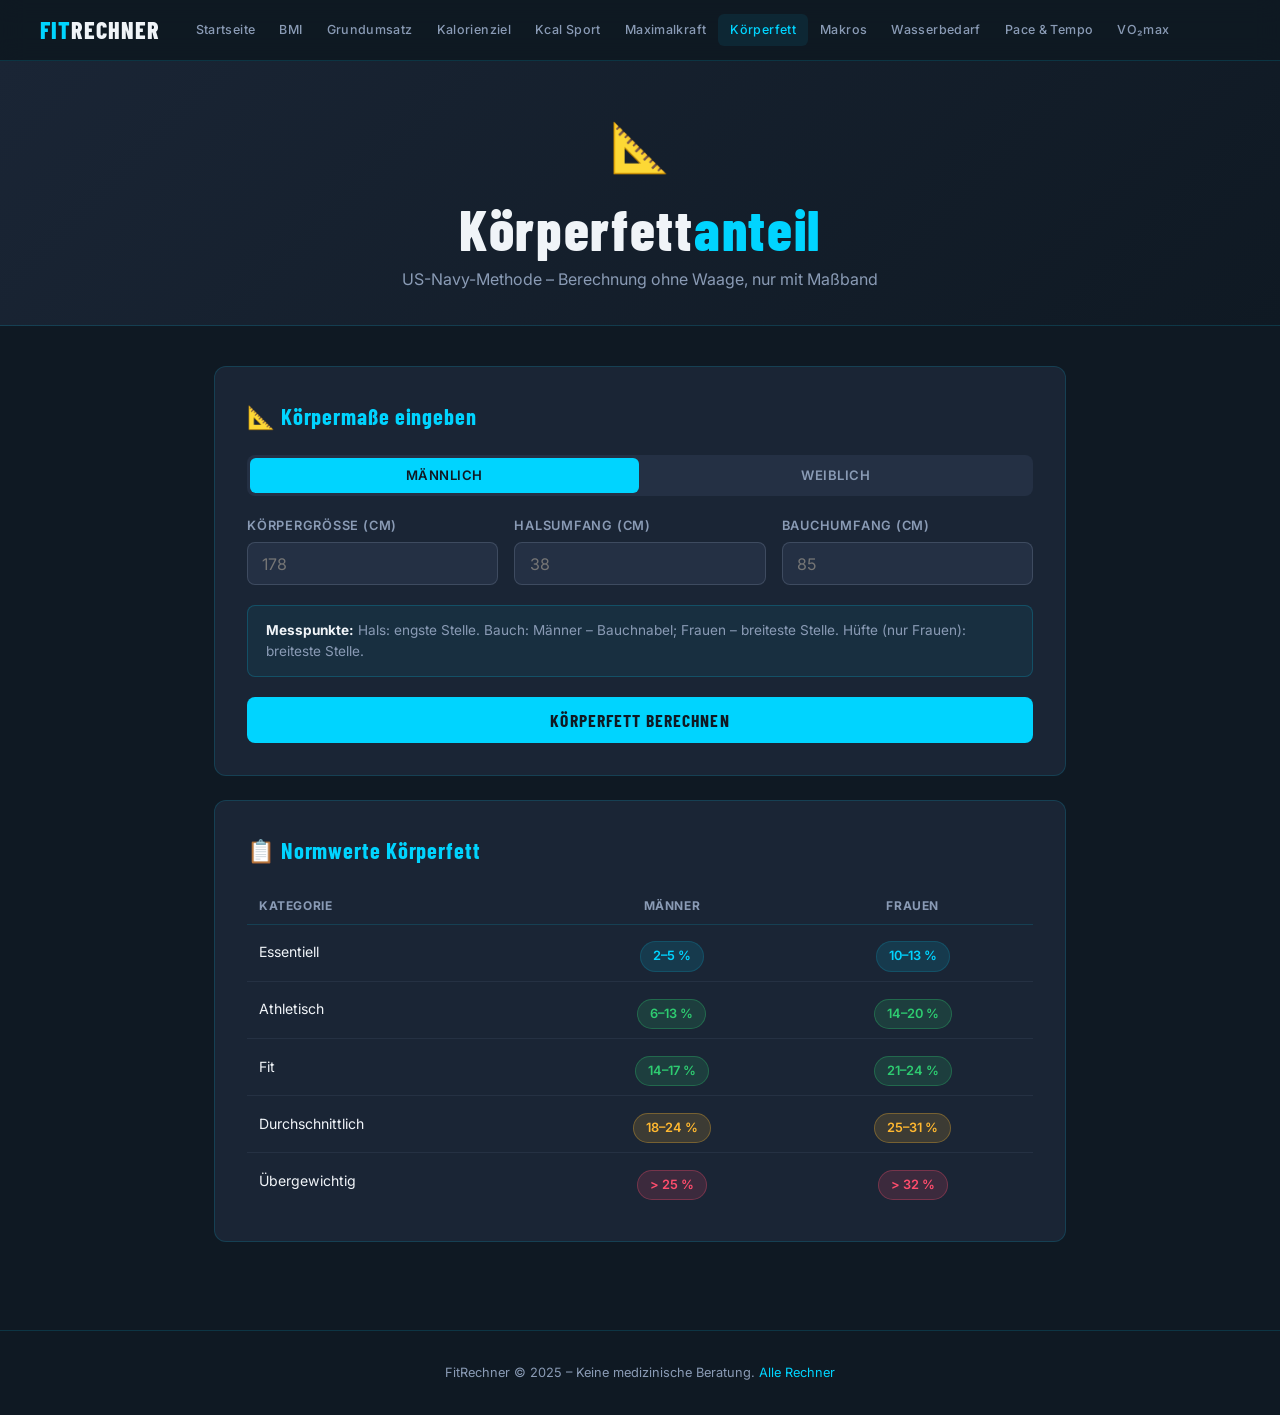
<file: pages/koerperfett.html>
<!DOCTYPE html>
<html lang="de">
<head>
<meta charset="UTF-8"><meta name="viewport" content="width=device-width, initial-scale=1">
<title>Körperfettanteil – FitRechner</title>
<link rel="stylesheet" href="../css/style.css">
</head>
<body>
<nav><div class="nav-inner">
  <a href="../index.html" class="nav-brand">FIT<span>RECHNER</span></a>
  <button id="nav-toggle" class="nav-toggle" aria-label="Menü"><svg width="22" height="22" viewBox="0 0 22 22" fill="none" stroke="currentColor" stroke-width="2" stroke-linecap="round"><line x1="2" y1="6" x2="20" y2="6"/><line x1="2" y1="11" x2="20" y2="11"/><line x1="2" y1="16" x2="20" y2="16"/></svg></button>
  <ul class="nav-links" id="nav-links">
    <li><a href="../index.html">Startseite</a></li><li><a href="bmi.html">BMI</a></li><li><a href="grundumsatz.html">Grundumsatz</a></li><li><a href="kalorien-ziel.html">Kalorienziel</a></li><li><a href="kalorien-sport.html">Kcal Sport</a></li><li><a href="maximalkraft.html">Maximalkraft</a></li><li><a href="koerperfett.html">Körperfett</a></li><li><a href="makros.html">Makros</a></li><li><a href="wasser.html">Wasserbedarf</a></li><li><a href="pace.html">Pace &amp; Tempo</a></li><li><a href="vo2max.html">VO₂max</a></li>
  </ul>
</div></nav>

<div class="page-header">
  <span class="icon">📐</span>
  <h1>Körperfett<em>anteil</em></h1>
  <p>US-Navy-Methode – Berechnung ohne Waage, nur mit Maßband</p>
</div>

<main>
  <div class="card">
    <h2>📐 Körpermaße eingeben</h2>
    <div class="radio-tabs">
      <input type="radio" name="g" id="m" value="m" checked><label for="m">Männlich</label>
      <input type="radio" name="g" id="w" value="w"><label for="w">Weiblich</label>
    </div>
    <div class="form-grid">
      <div class="field"><label for="groesse">Körpergröße (cm)</label><input type="number" id="groesse" min="100" max="250" placeholder="178"></div>
      <div class="field"><label for="hals">Halsumfang (cm)</label><input type="number" id="hals" min="20" max="70" step="0.5" placeholder="38"></div>
      <div class="field"><label for="bauch">Bauchumfang (cm)</label><input type="number" id="bauch" min="40" max="200" step="0.5" placeholder="85"></div>
      <div class="field" id="hueft-feld" style="display:none"><label for="hueft">Hüftumfang (cm)</label><input type="number" id="hueft" min="40" max="200" step="0.5" placeholder="95"></div>
    </div>
    <div class="info-box" style="margin-bottom:1.25rem">
      <strong>Messpunkte:</strong> Hals: engste Stelle. Bauch: Männer – Bauchnabel; Frauen – breiteste Stelle. Hüfte (nur Frauen): breiteste Stelle.
    </div>
    <button class="btn" onclick="berechne()">Körperfett berechnen</button>
    <div class="result" id="result">
      <div class="result-header">📊 Körperfettanteil</div>
      <div class="result-body">
        <div class="result-main" id="kf-val">–<small> %</small></div>
        <div class="result-label" id="kf-label"></div>
        <div id="kf-badge" style="margin-top:.4rem"></div>
        <div class="result-grid" style="margin-top:1rem">
          <div class="result-stat"><div class="val" id="fett-kg">–</div><div class="lbl">Fettmasse (kg)*</div></div>
          <div class="result-stat"><div class="val" id="lean-kg">–</div><div class="lbl">Magermasse (kg)*</div></div>
          <div class="result-stat"><div class="val" id="ziel-kf">–</div><div class="lbl">Ziel Fettanteil</div></div>
        </div>
        <div class="info-box" style="margin-top:1rem">* Nur berechenbar wenn Körpergewicht bekannt. <strong>Eingabe:</strong> <input type="number" id="gewicht" style="width:80px;display:inline" placeholder="75 kg" min="30" max="300" step=".1"> kg <button onclick="calcFettKg()" style="background:var(--cyan);color:var(--bg);border:none;border-radius:4px;padding:.2rem .6rem;cursor:pointer;font-size:.85rem;font-weight:600">Berechnen</button>
        </div>
      </div>
    </div>
  </div>

  <div class="card">
    <h2>📋 Normwerte Körperfett</h2>
    <table style="width:100%;border-collapse:collapse;font-size:.88rem">
      <thead><tr style="border-bottom:1px solid var(--border)"><th style="text-align:left;padding:.5rem .75rem;color:var(--muted);font-size:.75rem;text-transform:uppercase;letter-spacing:.05em">Kategorie</th><th style="padding:.5rem .75rem;color:var(--muted);font-size:.75rem;text-transform:uppercase;letter-spacing:.05em">Männer</th><th style="padding:.5rem .75rem;color:var(--muted);font-size:.75rem;text-transform:uppercase;letter-spacing:.05em">Frauen</th></tr></thead>
      <tbody>
        <tr style="border-bottom:1px solid rgba(138,155,181,.1)"><td style="padding:.55rem .75rem">Essentiell</td><td style="padding:.55rem .75rem;text-align:center"><span class="badge badge-info">2–5 %</span></td><td style="padding:.55rem .75rem;text-align:center"><span class="badge badge-info">10–13 %</span></td></tr>
        <tr style="border-bottom:1px solid rgba(138,155,181,.1)"><td style="padding:.55rem .75rem">Athletisch</td><td style="padding:.55rem .75rem;text-align:center"><span class="badge badge-good">6–13 %</span></td><td style="padding:.55rem .75rem;text-align:center"><span class="badge badge-good">14–20 %</span></td></tr>
        <tr style="border-bottom:1px solid rgba(138,155,181,.1)"><td style="padding:.55rem .75rem">Fit</td><td style="padding:.55rem .75rem;text-align:center"><span class="badge badge-good">14–17 %</span></td><td style="padding:.55rem .75rem;text-align:center"><span class="badge badge-good">21–24 %</span></td></tr>
        <tr style="border-bottom:1px solid rgba(138,155,181,.1)"><td style="padding:.55rem .75rem">Durchschnittlich</td><td style="padding:.55rem .75rem;text-align:center"><span class="badge badge-warn">18–24 %</span></td><td style="padding:.55rem .75rem;text-align:center"><span class="badge badge-warn">25–31 %</span></td></tr>
        <tr><td style="padding:.55rem .75rem">Übergewichtig</td><td style="padding:.55rem .75rem;text-align:center"><span class="badge badge-danger">> 25 %</span></td><td style="padding:.55rem .75rem;text-align:center"><span class="badge badge-danger">> 32 %</span></td></tr>
      </tbody>
    </table>
  </div>
</main>

<footer><p>FitRechner &copy; 2025 – Keine medizinische Beratung. <a href="../index.html">Alle Rechner</a></p></footer>
<script src="../js/nav.js"></script>
<script>
let globalKF=0, globalG='m';
document.querySelector('input[name="g"][value="m"]').addEventListener('change',()=>{document.getElementById('hueft-feld').style.display='none';});
document.querySelector('input[name="g"][value="w"]').addEventListener('change',()=>{document.getElementById('hueft-feld').style.display='flex';});

function berechne(){
  const g=document.querySelector('input[name="g"]:checked').value;
  const h=parseFloat(document.getElementById('groesse').value);
  const neck=parseFloat(document.getElementById('hals').value);
  const belly=parseFloat(document.getElementById('bauch').value);
  const hip=parseFloat(document.getElementById('hueft')?.value||0);
  if(!h||!neck||!belly||(g==='w'&&!hip)) return alert('Bitte alle Maße eingeben.');
  let kf;
  if(g==='m'){kf=86.01*Math.log10(belly-neck)-70.041*Math.log10(h)+36.76;}
  else{kf=163.205*Math.log10(belly+hip-neck)-97.684*Math.log10(h)-78.387;}
  globalKF=kf; globalG=g;
  let kat,badge,ziel;
  if(g==='m'){
    if(kf<6){kat='Essentiell';badge='info';ziel='6–13 %';}
    else if(kf<14){kat='Athletisch';badge='good';ziel='6–13 %';}
    else if(kf<18){kat='Fit';badge='good';ziel='14–17 %';}
    else if(kf<25){kat='Durchschnittlich';badge='warn';ziel='14–17 %';}
    else{kat='Übergewichtig';badge='danger';ziel='< 25 %';}
  } else {
    if(kf<14){kat='Essentiell';badge='info';ziel='14–20 %';}
    else if(kf<21){kat='Athletisch';badge='good';ziel='14–20 %';}
    else if(kf<25){kat='Fit';badge='good';ziel='21–24 %';}
    else if(kf<32){kat='Durchschnittlich';badge='warn';ziel='21–24 %';}
    else{kat='Übergewichtig';badge='danger';ziel='< 32 %';}
  }
  document.getElementById('kf-val').innerHTML=`${kf.toFixed(1)}<small> %</small>`;
  document.getElementById('kf-label').textContent=kat;
  document.getElementById('kf-badge').innerHTML=`<span class="badge badge-${badge}">${kat}</span>`;
  document.getElementById('ziel-kf').textContent=ziel;
  document.getElementById('fett-kg').textContent='?';
  document.getElementById('lean-kg').textContent='?';
  document.getElementById('result').classList.add('show');
}
function calcFettKg(){
  const bw=parseFloat(document.getElementById('gewicht').value);
  if(!bw||!globalKF) return;
  const fett=(bw*globalKF/100).toFixed(1);
  const lean=(bw-fett).toFixed(1);
  document.getElementById('fett-kg').textContent=fett+' kg';
  document.getElementById('lean-kg').textContent=lean+' kg';
}
</script>
</body></html>
</file>
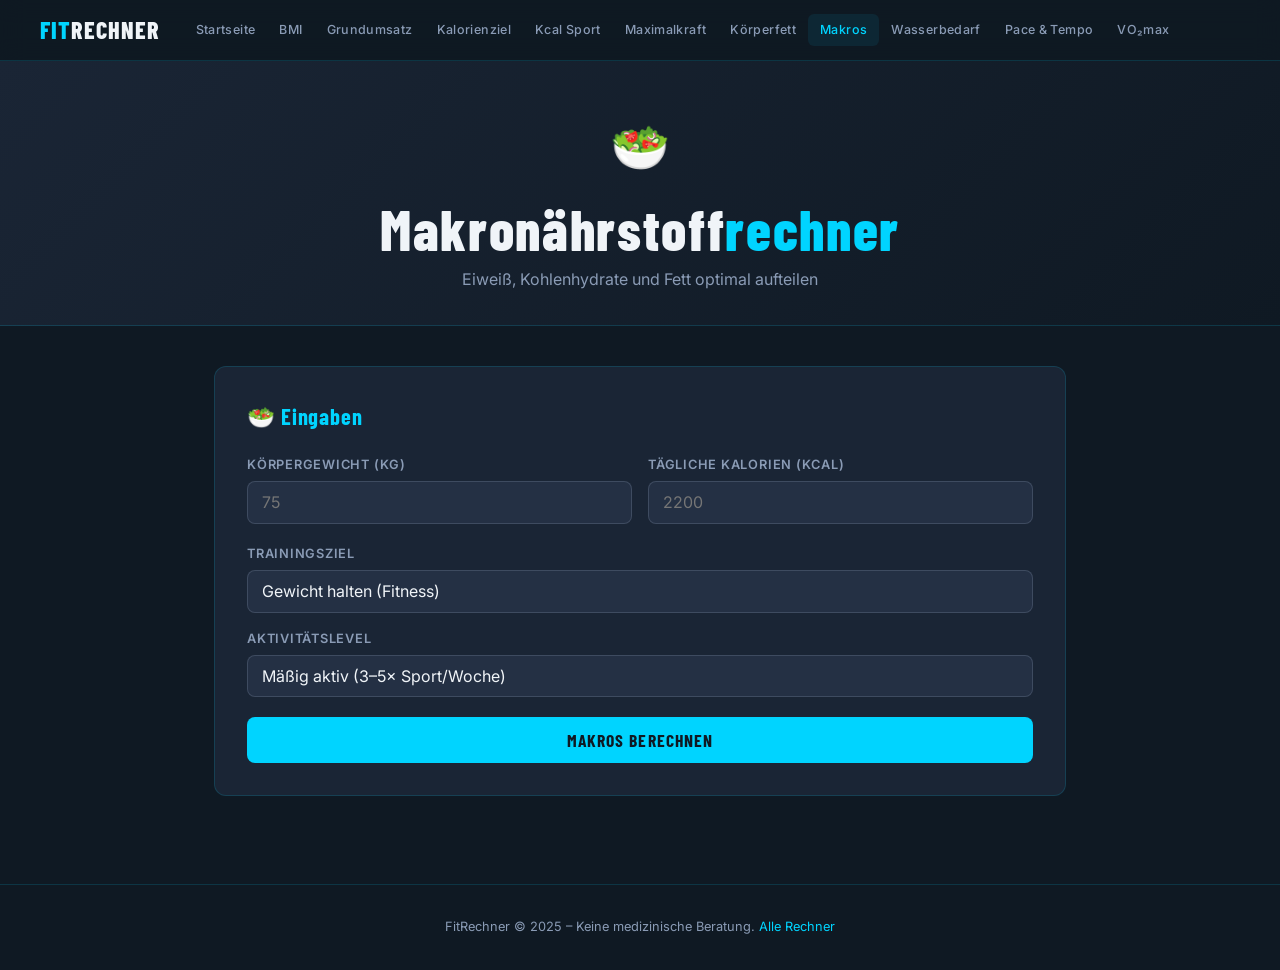
<file: pages/makros.html>
<!DOCTYPE html>
<html lang="de">
<head>
<meta charset="UTF-8"><meta name="viewport" content="width=device-width, initial-scale=1">
<title>Makronährstoff-Rechner – FitRechner</title>
<link rel="stylesheet" href="../css/style.css">
</head>
<body>
<nav><div class="nav-inner">
  <a href="../index.html" class="nav-brand">FIT<span>RECHNER</span></a>
  <button id="nav-toggle" class="nav-toggle" aria-label="Menü"><svg width="22" height="22" viewBox="0 0 22 22" fill="none" stroke="currentColor" stroke-width="2" stroke-linecap="round"><line x1="2" y1="6" x2="20" y2="6"/><line x1="2" y1="11" x2="20" y2="11"/><line x1="2" y1="16" x2="20" y2="16"/></svg></button>
  <ul class="nav-links" id="nav-links">
    <li><a href="../index.html">Startseite</a></li><li><a href="bmi.html">BMI</a></li><li><a href="grundumsatz.html">Grundumsatz</a></li><li><a href="kalorien-ziel.html">Kalorienziel</a></li><li><a href="kalorien-sport.html">Kcal Sport</a></li><li><a href="maximalkraft.html">Maximalkraft</a></li><li><a href="koerperfett.html">Körperfett</a></li><li><a href="makros.html">Makros</a></li><li><a href="wasser.html">Wasserbedarf</a></li><li><a href="pace.html">Pace &amp; Tempo</a></li><li><a href="vo2max.html">VO₂max</a></li>
  </ul>
</div></nav>

<div class="page-header">
  <span class="icon">🥗</span>
  <h1>Makronährstoff<em>rechner</em></h1>
  <p>Eiweiß, Kohlenhydrate und Fett optimal aufteilen</p>
</div>

<main>
  <div class="card">
    <h2>🥗 Eingaben</h2>
    <div class="form-grid">
      <div class="field"><label for="gewicht">Körpergewicht (kg)</label><input type="number" id="gewicht" min="30" max="300" step="0.1" placeholder="75"></div>
      <div class="field"><label for="kcal">Tägliche Kalorien (kcal)</label><input type="number" id="kcal" min="500" max="8000" placeholder="2200"></div>
    </div>
    <div class="field" style="margin-bottom:1rem">
      <label for="ziel">Trainingsziel</label>
      <select id="ziel">
        <option value="abnehmen">Abnehmen (Körperfettreduktion)</option>
        <option value="halten" selected>Gewicht halten (Fitness)</option>
        <option value="aufbauen">Muskelaufbau</option>
        <option value="kraft">Maximalkraft / Powerlifting</option>
        <option value="ausdauer">Ausdauersport (Laufen, Radfahren)</option>
        <option value="keto">Ketogene Ernährung</option>
      </select>
    </div>
    <div class="field" style="margin-bottom:1.25rem">
      <label for="aktiv">Aktivitätslevel</label>
      <select id="aktiv">
        <option value="wenig">Wenig aktiv (< 3× Sport/Woche)</option>
        <option value="mittel" selected>Mäßig aktiv (3–5× Sport/Woche)</option>
        <option value="viel">Sehr aktiv (> 5× Sport/Woche)</option>
      </select>
    </div>
    <button class="btn" onclick="berechne()">Makros berechnen</button>
    <div class="result" id="result">
      <div class="result-header">🥗 Deine Makros pro Tag</div>
      <div class="result-body">
        <div class="result-grid" style="margin-bottom:1rem">
          <div class="result-stat" style="border-color:rgba(46,204,113,.3)">
            <div class="val" id="protein-g" style="color:var(--good)">–</div>
            <div class="lbl">Eiweiß (g)</div>
          </div>
          <div class="result-stat" style="border-color:rgba(255,184,48,.3)">
            <div class="val" id="carbs-g" style="color:var(--warn)">–</div>
            <div class="lbl">Kohlenhydrate (g)</div>
          </div>
          <div class="result-stat" style="border-color:rgba(0,212,255,.3)">
            <div class="val" id="fat-g" style="color:var(--cyan)">–</div>
            <div class="lbl">Fett (g)</div>
          </div>
        </div>
        <div style="display:flex;gap:.5rem;height:12px;border-radius:100px;overflow:hidden;margin-bottom:.75rem">
          <div id="bar-p" style="background:var(--good);transition:width .4s ease"></div>
          <div id="bar-c" style="background:var(--warn);transition:width .4s ease"></div>
          <div id="bar-f" style="background:var(--cyan);transition:width .4s ease"></div>
        </div>
        <div style="display:flex;gap:1.25rem;font-size:.8rem;color:var(--muted);margin-bottom:1rem">
          <span><span style="color:var(--good)">■</span> Eiweiß <span id="pct-p" style="color:var(--white)"></span></span>
          <span><span style="color:var(--warn)">■</span> Kohlenhydrate <span id="pct-c" style="color:var(--white)"></span></span>
          <span><span style="color:var(--cyan)">■</span> Fett <span id="pct-f" style="color:var(--white)"></span></span>
        </div>
        <div class="result-grid">
          <div class="result-stat"><div class="val" id="protein-kkw">–</div><div class="lbl">Eiweiß kcal</div></div>
          <div class="result-stat"><div class="val" id="carbs-kkw">–</div><div class="lbl">KH kcal</div></div>
          <div class="result-stat"><div class="val" id="fat-kkw">–</div><div class="lbl">Fett kcal</div></div>
          <div class="result-stat"><div class="val" id="p-per-kg">–</div><div class="lbl">g Eiweiß/kg</div></div>
        </div>
      </div>
    </div>
  </div>
</main>

<footer><p>FitRechner &copy; 2025 – Keine medizinische Beratung. <a href="../index.html">Alle Rechner</a></p></footer>
<script src="../js/nav.js"></script>
<script>
// Makro-Splits: [Protein%, KH%, Fett%]
const splits={
  abnehmen:   {wenig:[35,30,35],mittel:[35,30,35],viel:[35,35,30]},
  halten:     {wenig:[25,45,30],mittel:[25,50,25],viel:[25,50,25]},
  aufbauen:   {wenig:[30,45,25],mittel:[30,45,25],viel:[30,50,20]},
  kraft:      {wenig:[30,40,30],mittel:[30,40,30],viel:[30,45,25]},
  ausdauer:   {wenig:[20,55,25],mittel:[20,60,20],viel:[20,60,20]},
  keto:       {wenig:[30,5,65],mittel:[30,5,65],viel:[30,5,65]},
};
function berechne(){
  const w=parseFloat(document.getElementById('gewicht').value);
  const kcal=parseFloat(document.getElementById('kcal').value);
  const z=document.getElementById('ziel').value;
  const a=document.getElementById('aktiv').value;
  if(!w||!kcal) return alert('Bitte Gewicht und Kalorien eingeben.');
  const [pp,cp,fp]=splits[z][a];
  const pKcal=Math.round(kcal*pp/100);
  const cKcal=Math.round(kcal*cp/100);
  const fKcal=Math.round(kcal*fp/100);
  const pG=Math.round(pKcal/4);
  const cG=Math.round(cKcal/4);
  const fG=Math.round(fKcal/9);
  document.getElementById('protein-g').textContent=pG+' g';
  document.getElementById('carbs-g').textContent=cG+' g';
  document.getElementById('fat-g').textContent=fG+' g';
  document.getElementById('protein-kkw').textContent=pKcal+' kcal';
  document.getElementById('carbs-kkw').textContent=cKcal+' kcal';
  document.getElementById('fat-kkw').textContent=fKcal+' kcal';
  document.getElementById('p-per-kg').textContent=(pG/w).toFixed(1)+' g/kg';
  document.getElementById('pct-p').textContent=pp+'%';
  document.getElementById('pct-c').textContent=cp+'%';
  document.getElementById('pct-f').textContent=fp+'%';
  document.getElementById('bar-p').style.width=pp+'%';
  document.getElementById('bar-c').style.width=cp+'%';
  document.getElementById('bar-f').style.width=fp+'%';
  document.getElementById('result').classList.add('show');
}
</script>
</body></html>
</file>
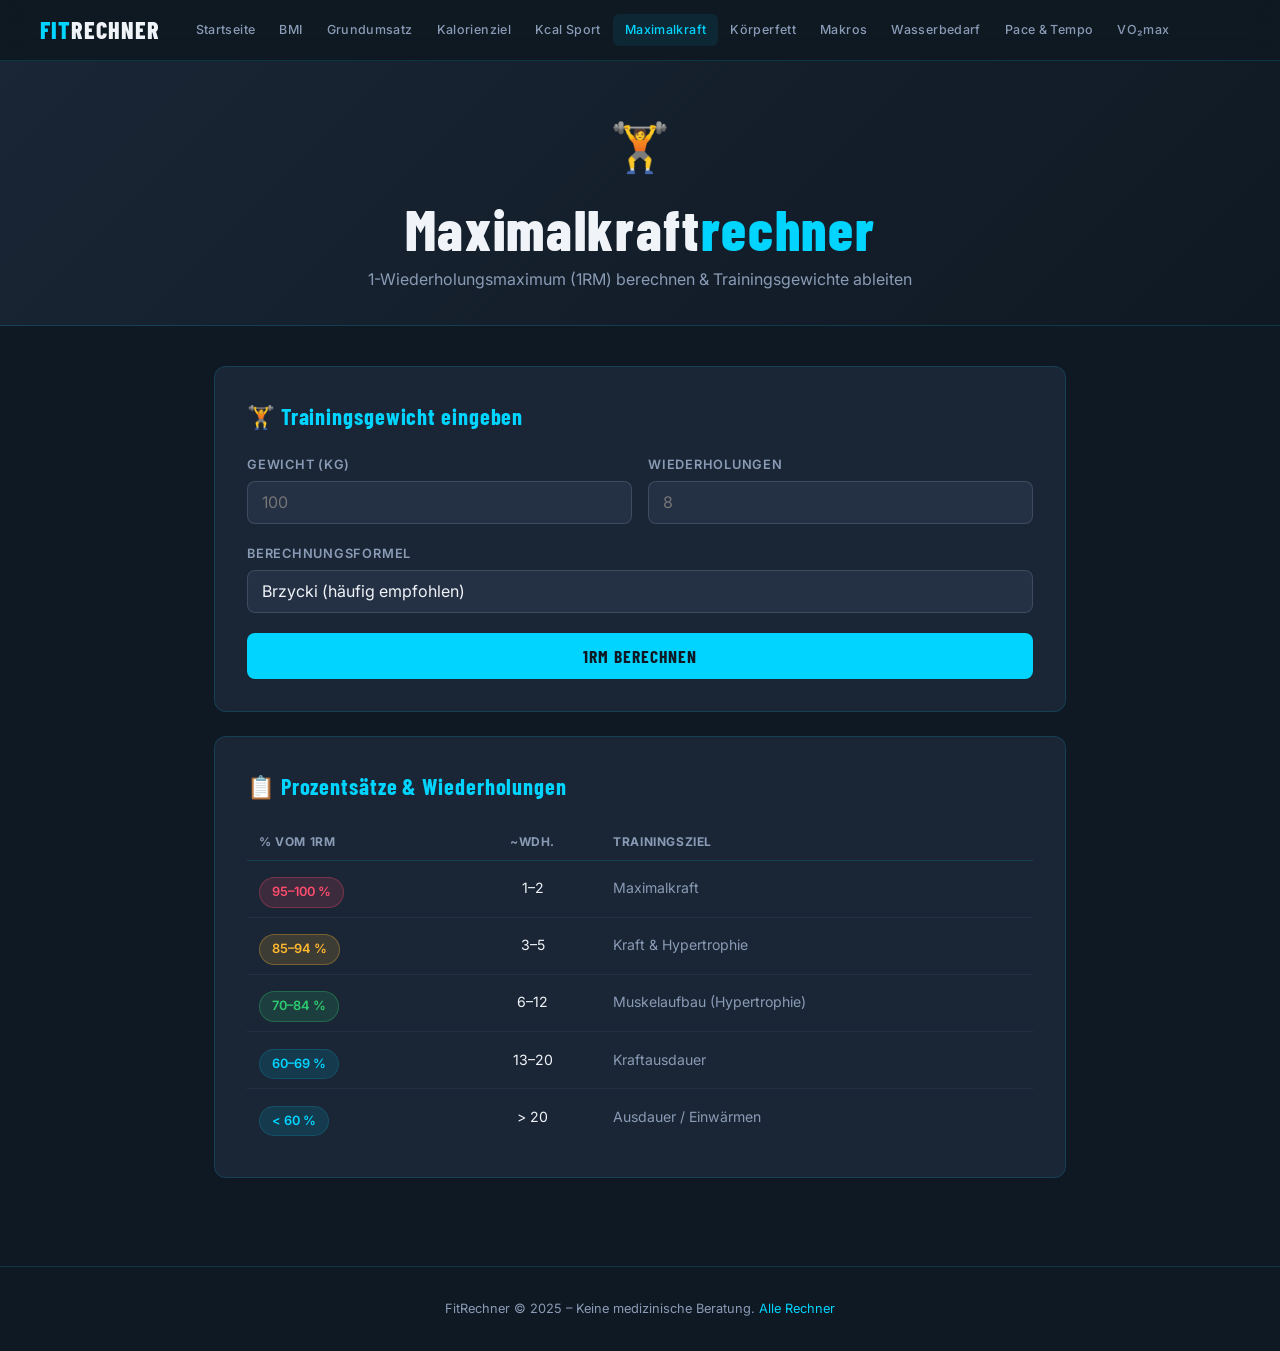
<file: pages/maximalkraft.html>
<!DOCTYPE html>
<html lang="de">
<head>
<meta charset="UTF-8"><meta name="viewport" content="width=device-width, initial-scale=1">
<title>Maximalkraftrechner (1RM) – FitRechner</title>
<link rel="stylesheet" href="../css/style.css">
</head>
<body>
<nav><div class="nav-inner">
  <a href="../index.html" class="nav-brand">FIT<span>RECHNER</span></a>
  <button id="nav-toggle" class="nav-toggle" aria-label="Menü"><svg width="22" height="22" viewBox="0 0 22 22" fill="none" stroke="currentColor" stroke-width="2" stroke-linecap="round"><line x1="2" y1="6" x2="20" y2="6"/><line x1="2" y1="11" x2="20" y2="11"/><line x1="2" y1="16" x2="20" y2="16"/></svg></button>
  <ul class="nav-links" id="nav-links">
    <li><a href="../index.html">Startseite</a></li><li><a href="bmi.html">BMI</a></li><li><a href="grundumsatz.html">Grundumsatz</a></li><li><a href="kalorien-ziel.html">Kalorienziel</a></li><li><a href="kalorien-sport.html">Kcal Sport</a></li><li><a href="maximalkraft.html">Maximalkraft</a></li><li><a href="koerperfett.html">Körperfett</a></li><li><a href="makros.html">Makros</a></li><li><a href="wasser.html">Wasserbedarf</a></li><li><a href="pace.html">Pace &amp; Tempo</a></li><li><a href="vo2max.html">VO₂max</a></li>
  </ul>
</div></nav>

<div class="page-header">
  <span class="icon">🏋️</span>
  <h1>Maximalkraft<em>rechner</em></h1>
  <p>1-Wiederholungsmaximum (1RM) berechnen &amp; Trainingsgewichte ableiten</p>
</div>

<main>
  <div class="card">
    <h2>🏋️ Trainingsgewicht eingeben</h2>
    <div class="form-grid">
      <div class="field"><label for="gewicht">Gewicht (kg)</label><input type="number" id="gewicht" min="1" max="500" step="0.5" placeholder="100"></div>
      <div class="field"><label for="wdh">Wiederholungen</label><input type="number" id="wdh" min="1" max="30" placeholder="8"></div>
    </div>
    <div class="field" style="margin-bottom:1.25rem">
      <label for="formel">Berechnungsformel</label>
      <select id="formel">
        <option value="brzycki">Brzycki (häufig empfohlen)</option>
        <option value="epley">Epley</option>
        <option value="lander">Lander</option>
        <option value="oconner">O'Conner</option>
        <option value="mayhew">Mayhew</option>
        <option value="mean">Durchschnitt aller Formeln</option>
      </select>
    </div>
    <button class="btn" onclick="berechne()">1RM berechnen</button>
    <div class="result" id="result">
      <div class="result-header">💪 Dein 1RM</div>
      <div class="result-body">
        <div class="result-main" id="orm-val">–<small> kg</small></div>
        <div class="result-label">Geschätztes 1-Wiederholungsmaximum</div>
        <div style="margin-top:1.25rem;font-family:'Barlow Condensed',sans-serif;font-size:1rem;font-weight:700;letter-spacing:.08em;text-transform:uppercase;color:var(--cyan);margin-bottom:.5rem">Trainingsgewichte nach Prozent</div>
        <div class="result-grid" id="pct-grid" style="grid-template-columns:repeat(auto-fill,minmax(110px,1fr))"></div>
        <div class="info-box" style="margin-top:1rem">
          <strong>Hinweis:</strong> Der 1RM-Wert ist eine Schätzung. Wähle bei 1–5 Wdh. immer eine Formel wie Brzycki – bei ≥ 10 Wdh. steigen die Abweichungen.
        </div>
      </div>
    </div>
  </div>

  <div class="card">
    <h2>📋 Prozentsätze & Wiederholungen</h2>
    <table style="width:100%;border-collapse:collapse;font-size:.88rem">
      <thead><tr style="border-bottom:1px solid var(--border)">
        <th style="text-align:left;padding:.5rem .75rem;color:var(--muted);font-size:.75rem;text-transform:uppercase;letter-spacing:.05em">% vom 1RM</th>
        <th style="padding:.5rem .75rem;color:var(--muted);font-size:.75rem;text-transform:uppercase;letter-spacing:.05em">~Wdh.</th>
        <th style="text-align:left;padding:.5rem .75rem;color:var(--muted);font-size:.75rem;text-transform:uppercase;letter-spacing:.05em">Trainingsziel</th>
      </tr></thead>
      <tbody>
        <tr style="border-bottom:1px solid rgba(138,155,181,.1)"><td style="padding:.55rem .75rem"><span class="badge badge-danger">95–100 %</span></td><td style="padding:.55rem .75rem;text-align:center">1–2</td><td style="padding:.55rem .75rem;color:var(--muted)">Maximalkraft</td></tr>
        <tr style="border-bottom:1px solid rgba(138,155,181,.1)"><td style="padding:.55rem .75rem"><span class="badge badge-warn">85–94 %</span></td><td style="padding:.55rem .75rem;text-align:center">3–5</td><td style="padding:.55rem .75rem;color:var(--muted)">Kraft &amp; Hypertrophie</td></tr>
        <tr style="border-bottom:1px solid rgba(138,155,181,.1)"><td style="padding:.55rem .75rem"><span class="badge badge-good">70–84 %</span></td><td style="padding:.55rem .75rem;text-align:center">6–12</td><td style="padding:.55rem .75rem;color:var(--muted)">Muskelaufbau (Hypertrophie)</td></tr>
        <tr style="border-bottom:1px solid rgba(138,155,181,.1)"><td style="padding:.55rem .75rem"><span class="badge badge-info">60–69 %</span></td><td style="padding:.55rem .75rem;text-align:center">13–20</td><td style="padding:.55rem .75rem;color:var(--muted)">Kraftausdauer</td></tr>
        <tr><td style="padding:.55rem .75rem"><span class="badge badge-info">< 60 %</span></td><td style="padding:.55rem .75rem;text-align:center">> 20</td><td style="padding:.55rem .75rem;color:var(--muted)">Ausdauer / Einwärmen</td></tr>
      </tbody>
    </table>
  </div>
</main>

<footer><p>FitRechner &copy; 2025 – Keine medizinische Beratung. <a href="../index.html">Alle Rechner</a></p></footer>
<script src="../js/nav.js"></script>
<script>
function berechne(){
  const w=parseFloat(document.getElementById('gewicht').value);
  const r=parseInt(document.getElementById('wdh').value);
  const f=document.getElementById('formel').value;
  if(!w||!r) return alert('Bitte Gewicht und Wiederholungen eingeben.');
  if(r===1){
    document.getElementById('orm-val').innerHTML=`${w.toFixed(1)}<small> kg</small>`;
    document.getElementById('result').classList.add('show');
    renderPct(w); return;
  }
  let orm;
  const brzycki = w*(36/(37-r));
  const epley   = w*(1+r/30);
  const lander  = (100*w)/(101.3-2.67123*r);
  const oconner = w*(1+r/40);
  const mayhew  = (100*w)/(52.2+41.9*Math.exp(-0.055*r));
  if(f==='brzycki') orm=brzycki;
  else if(f==='epley') orm=epley;
  else if(f==='lander') orm=lander;
  else if(f==='oconner') orm=oconner;
  else if(f==='mayhew') orm=mayhew;
  else orm=(brzycki+epley+lander+oconner+mayhew)/5;
  document.getElementById('orm-val').innerHTML=`${orm.toFixed(1)}<small> kg</small>`;
  renderPct(orm);
  document.getElementById('result').classList.add('show');
}
function renderPct(orm){
  const pcts=[[100,'1RM'],[95,'95%'],[90,'90%'],[85,'85%'],[80,'80%'],[75,'75%'],[70,'70%'],[65,'65%'],[60,'60%']];
  const g=document.getElementById('pct-grid'); g.innerHTML='';
  pcts.forEach(([p,l])=>{
    const d=document.createElement('div'); d.className='result-stat';
    d.innerHTML=`<div class="val">${(orm*p/100).toFixed(1)} <span style="font-size:.8rem;color:var(--muted)">kg</span></div><div class="lbl">${l}</div>`;
    g.appendChild(d);
  });
}
</script>
</body></html>
</file>
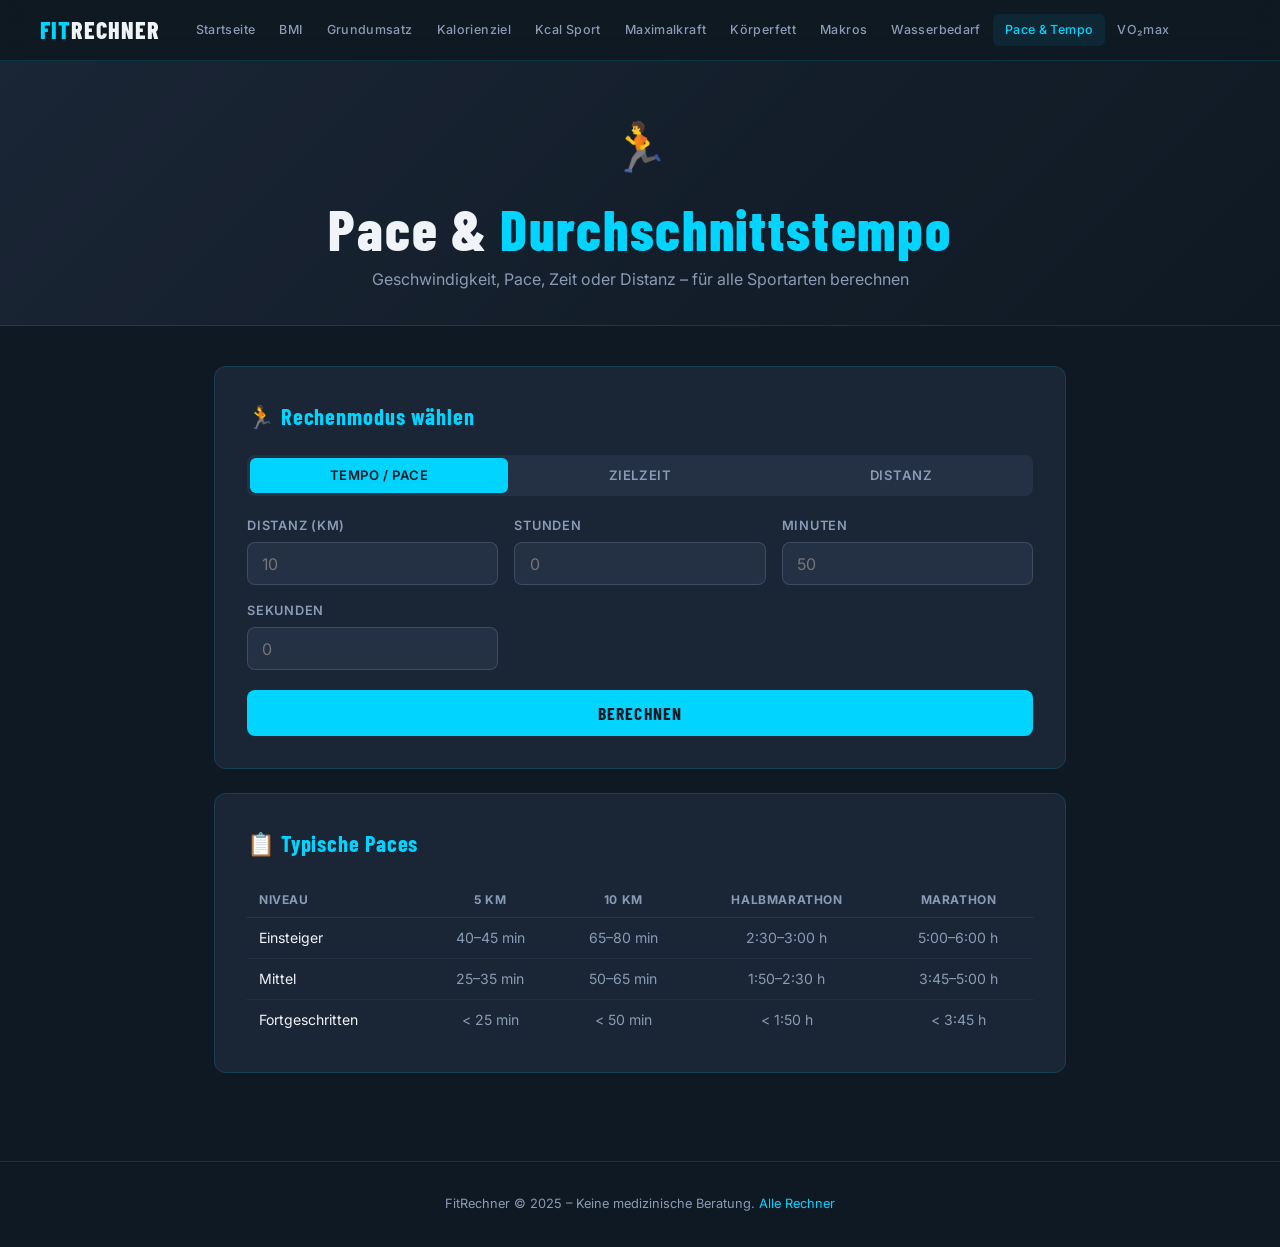
<file: pages/pace.html>
<!DOCTYPE html>
<html lang="de">
<head>
<meta charset="UTF-8"><meta name="viewport" content="width=device-width, initial-scale=1">
<title>Pace & Durchschnittstempo – FitRechner</title>
<link rel="stylesheet" href="../css/style.css">
</head>
<body>
<nav><div class="nav-inner">
  <a href="../index.html" class="nav-brand">FIT<span>RECHNER</span></a>
  <button id="nav-toggle" class="nav-toggle" aria-label="Menü"><svg width="22" height="22" viewBox="0 0 22 22" fill="none" stroke="currentColor" stroke-width="2" stroke-linecap="round"><line x1="2" y1="6" x2="20" y2="6"/><line x1="2" y1="11" x2="20" y2="11"/><line x1="2" y1="16" x2="20" y2="16"/></svg></button>
  <ul class="nav-links" id="nav-links">
    <li><a href="../index.html">Startseite</a></li><li><a href="bmi.html">BMI</a></li><li><a href="grundumsatz.html">Grundumsatz</a></li><li><a href="kalorien-ziel.html">Kalorienziel</a></li><li><a href="kalorien-sport.html">Kcal Sport</a></li><li><a href="maximalkraft.html">Maximalkraft</a></li><li><a href="koerperfett.html">Körperfett</a></li><li><a href="makros.html">Makros</a></li><li><a href="wasser.html">Wasserbedarf</a></li><li><a href="pace.html">Pace &amp; Tempo</a></li><li><a href="vo2max.html">VO₂max</a></li>
  </ul>
</div></nav>

<div class="page-header">
  <span class="icon">🏃</span>
  <h1>Pace &amp; <em>Durchschnittstempo</em></h1>
  <p>Geschwindigkeit, Pace, Zeit oder Distanz – für alle Sportarten berechnen</p>
</div>

<main>
  <div class="card">
    <h2>🏃 Rechenmodus wählen</h2>
    <div class="radio-tabs" style="margin-bottom:1.25rem">
      <input type="radio" name="mode" id="m1" value="speed" checked><label for="m1">Tempo / Pace</label>
      <input type="radio" name="mode" id="m2" value="time"><label for="m2">Zielzeit</label>
      <input type="radio" name="mode" id="m3" value="dist"><label for="m3">Distanz</label>
    </div>

    <!-- Tempo & Pace aus Distanz + Zeit -->
    <div id="panel-speed">
      <div class="form-grid">
        <div class="field"><label for="s-dist">Distanz (km)</label><input type="number" id="s-dist" min="0.1" max="1000" step="0.01" placeholder="10"></div>
        <div class="field"><label for="s-h">Stunden</label><input type="number" id="s-h" min="0" max="99" placeholder="0"></div>
        <div class="field"><label for="s-min">Minuten</label><input type="number" id="s-min" min="0" max="59" placeholder="50"></div>
        <div class="field"><label for="s-sec">Sekunden</label><input type="number" id="s-sec" min="0" max="59" placeholder="0"></div>
      </div>
      <button class="btn" onclick="calcSpeed()">Berechnen</button>
      <div class="result" id="res-speed">
        <div class="result-header">⚡ Ergebnis</div>
        <div class="result-body">
          <div class="result-grid">
            <div class="result-stat"><div class="val" id="sp-kmh">–</div><div class="lbl">km/h</div></div>
            <div class="result-stat"><div class="val" id="sp-pace">–</div><div class="lbl">Pace (min/km)</div></div>
            <div class="result-stat"><div class="val" id="sp-mph">–</div><div class="lbl">mph</div></div>
            <div class="result-stat"><div class="val" id="sp-ms">–</div><div class="lbl">m/s</div></div>
          </div>
          <div class="result-grid" style="margin-top:.75rem" id="sp-splits-grid"></div>
        </div>
      </div>
    </div>

    <!-- Zielzeit aus Pace + Distanz -->
    <div id="panel-time" style="display:none">
      <div class="form-grid">
        <div class="field"><label for="t-dist">Distanz</label>
          <select id="t-dist-preset" onchange="updateDistPreset()">
            <option value="">Eigene Eingabe</option>
            <option value="5">5 km</option>
            <option value="10">10 km</option>
            <option value="21.0975">Halbmarathon</option>
            <option value="42.195">Marathon</option>
            <option value="50">50 km</option>
            <option value="100">100 km</option>
          </select>
        </div>
        <div class="field"><label for="t-dist-km">Distanz (km)</label><input type="number" id="t-dist-km" min="0.1" max="2000" step="0.01" placeholder="42.195"></div>
        <div class="field"><label for="t-pace-min">Pace – Minuten</label><input type="number" id="t-pace-min" min="0" max="59" placeholder="5"></div>
        <div class="field"><label for="t-pace-sec">Pace – Sekunden</label><input type="number" id="t-pace-sec" min="0" max="59" placeholder="30"></div>
      </div>
      <button class="btn" onclick="calcTime()">Zielzeit berechnen</button>
      <div class="result" id="res-time">
        <div class="result-header">⏱️ Zielzeit</div>
        <div class="result-body">
          <div class="result-main" id="t-zeit">–</div>
          <div class="result-label" id="t-label"></div>
          <div class="result-grid" style="margin-top:1rem">
            <div class="result-stat"><div class="val" id="t-kmh">–</div><div class="lbl">Ø km/h</div></div>
            <div class="result-stat"><div class="val" id="t-5k">–</div><div class="lbl">5-km-Split</div></div>
            <div class="result-stat"><div class="val" id="t-10k">–</div><div class="lbl">10-km-Split</div></div>
          </div>
        </div>
      </div>
    </div>

    <!-- Distanz aus Pace + Zeit -->
    <div id="panel-dist" style="display:none">
      <div class="form-grid">
        <div class="field"><label for="d-h">Stunden</label><input type="number" id="d-h" min="0" max="99" placeholder="1"></div>
        <div class="field"><label for="d-min">Minuten</label><input type="number" id="d-min" min="0" max="59" placeholder="0"></div>
        <div class="field"><label for="d-sec">Sekunden</label><input type="number" id="d-sec" min="0" max="59" placeholder="0"></div>
        <div class="field"><label for="d-pace-min">Pace – Minuten</label><input type="number" id="d-pace-min" min="0" max="59" placeholder="5"></div>
        <div class="field"><label for="d-pace-sec">Pace – Sekunden</label><input type="number" id="d-pace-sec" min="0" max="59" placeholder="30"></div>
      </div>
      <button class="btn" onclick="calcDist()">Distanz berechnen</button>
      <div class="result" id="res-dist">
        <div class="result-header">📏 Zurückgelegte Distanz</div>
        <div class="result-body">
          <div class="result-main" id="d-km">–<small> km</small></div>
          <div class="result-label" id="d-label"></div>
        </div>
      </div>
    </div>
  </div>

  <div class="card">
    <h2>📋 Typische Paces</h2>
    <table style="width:100%;border-collapse:collapse;font-size:.88rem">
      <thead><tr style="border-bottom:1px solid var(--border)">
        <th style="text-align:left;padding:.5rem .75rem;color:var(--muted);font-size:.75rem;text-transform:uppercase;letter-spacing:.05em">Niveau</th>
        <th style="padding:.5rem .75rem;color:var(--muted);font-size:.75rem;text-transform:uppercase;letter-spacing:.05em">5 km</th>
        <th style="padding:.5rem .75rem;color:var(--muted);font-size:.75rem;text-transform:uppercase;letter-spacing:.05em">10 km</th>
        <th style="padding:.5rem .75rem;color:var(--muted);font-size:.75rem;text-transform:uppercase;letter-spacing:.05em">Halbmarathon</th>
        <th style="padding:.5rem .75rem;color:var(--muted);font-size:.75rem;text-transform:uppercase;letter-spacing:.05em">Marathon</th>
      </tr></thead>
      <tbody>
        <tr style="border-bottom:1px solid rgba(138,155,181,.1)"><td style="padding:.55rem .75rem">Einsteiger</td><td style="padding:.55rem .75rem;text-align:center;color:var(--muted)">40–45 min</td><td style="padding:.55rem .75rem;text-align:center;color:var(--muted)">65–80 min</td><td style="padding:.55rem .75rem;text-align:center;color:var(--muted)">2:30–3:00 h</td><td style="padding:.55rem .75rem;text-align:center;color:var(--muted)">5:00–6:00 h</td></tr>
        <tr style="border-bottom:1px solid rgba(138,155,181,.1)"><td style="padding:.55rem .75rem">Mittel</td><td style="padding:.55rem .75rem;text-align:center;color:var(--muted)">25–35 min</td><td style="padding:.55rem .75rem;text-align:center;color:var(--muted)">50–65 min</td><td style="padding:.55rem .75rem;text-align:center;color:var(--muted)">1:50–2:30 h</td><td style="padding:.55rem .75rem;text-align:center;color:var(--muted)">3:45–5:00 h</td></tr>
        <tr><td style="padding:.55rem .75rem">Fortgeschritten</td><td style="padding:.55rem .75rem;text-align:center;color:var(--muted)">< 25 min</td><td style="padding:.55rem .75rem;text-align:center;color:var(--muted)">< 50 min</td><td style="padding:.55rem .75rem;text-align:center;color:var(--muted)">< 1:50 h</td><td style="padding:.55rem .75rem;text-align:center;color:var(--muted)">< 3:45 h</td></tr>
      </tbody>
    </table>
  </div>
</main>

<footer><p>FitRechner &copy; 2025 – Keine medizinische Beratung. <a href="../index.html">Alle Rechner</a></p></footer>
<script src="../js/nav.js"></script>
<script>
// Tab switching
document.querySelectorAll('input[name="mode"]').forEach(r=>{
  r.addEventListener('change',()=>{
    document.getElementById('panel-speed').style.display=r.value==='speed'?'block':'none';
    document.getElementById('panel-time').style.display=r.value==='time'?'block':'none';
    document.getElementById('panel-dist').style.display=r.value==='dist'?'block':'none';
  });
});

function secToTime(s){const h=Math.floor(s/3600),m=Math.floor((s%3600)/60),ss=Math.round(s%60);return h>0?`${h}:${String(m).padStart(2,'0')}:${String(ss).padStart(2,'0')}`:`${m}:${String(ss).padStart(2,'0')}`;}
function paceStr(secPerKm){const m=Math.floor(secPerKm/60),s=Math.round(secPerKm%60);return`${m}:${String(s).padStart(2,'0')} min/km`;}

function calcSpeed(){
  const dist=parseFloat(document.getElementById('s-dist').value);
  const h=parseFloat(document.getElementById('s-h').value)||0;
  const m=parseFloat(document.getElementById('s-min').value)||0;
  const s=parseFloat(document.getElementById('s-sec').value)||0;
  const totalSec=h*3600+m*60+s;
  if(!dist||!totalSec) return alert('Bitte Distanz und Zeit eingeben.');
  const kmh=(dist/totalSec*3600);
  const secPerKm=totalSec/dist;
  document.getElementById('sp-kmh').textContent=kmh.toFixed(2)+' km/h';
  document.getElementById('sp-pace').textContent=paceStr(secPerKm);
  document.getElementById('sp-mph').textContent=(kmh/1.60934).toFixed(2)+' mph';
  document.getElementById('sp-ms').textContent=(kmh/3.6).toFixed(2)+' m/s';
  // splits
  const sg=document.getElementById('sp-splits-grid'); sg.innerHTML='';
  [5,10,21.0975,42.195].forEach(d=>{
    const lbl=d===21.0975?'Halbmarathon':d===42.195?'Marathon':d+' km';
    const t=secToTime(secPerKm*d);
    const el=document.createElement('div'); el.className='result-stat';
    el.innerHTML=`<div class="val" style="font-size:1.1rem">${t}</div><div class="lbl">${lbl}</div>`;
    sg.appendChild(el);
  });
  document.getElementById('res-speed').classList.add('show');
}

function updateDistPreset(){
  const v=document.getElementById('t-dist-preset').value;
  if(v) document.getElementById('t-dist-km').value=v;
}

function calcTime(){
  const dist=parseFloat(document.getElementById('t-dist-km').value);
  const pm=parseFloat(document.getElementById('t-pace-min').value)||0;
  const ps=parseFloat(document.getElementById('t-pace-sec').value)||0;
  const paceSecPerKm=pm*60+ps;
  if(!dist||!paceSecPerKm) return alert('Bitte Distanz und Pace eingeben.');
  const totalSec=paceSecPerKm*dist;
  const kmh=3600/paceSecPerKm;
  document.getElementById('t-zeit').innerHTML=secToTime(totalSec);
  document.getElementById('t-label').textContent=`bei ${paceStr(paceSecPerKm)} über ${dist} km`;
  document.getElementById('t-kmh').textContent=kmh.toFixed(2)+' km/h';
  document.getElementById('t-5k').textContent=secToTime(paceSecPerKm*5);
  document.getElementById('t-10k').textContent=secToTime(paceSecPerKm*10);
  document.getElementById('res-time').classList.add('show');
}

function calcDist(){
  const h=parseFloat(document.getElementById('d-h').value)||0;
  const m=parseFloat(document.getElementById('d-min').value)||0;
  const s=parseFloat(document.getElementById('d-sec').value)||0;
  const pm=parseFloat(document.getElementById('d-pace-min').value)||0;
  const ps=parseFloat(document.getElementById('d-pace-sec').value)||0;
  const totalSec=h*3600+m*60+s;
  const paceSecPerKm=pm*60+ps;
  if(!totalSec||!paceSecPerKm) return alert('Bitte Zeit und Pace eingeben.');
  const dist=(totalSec/paceSecPerKm).toFixed(2);
  document.getElementById('d-km').innerHTML=`${dist}<small> km</small>`;
  document.getElementById('d-label').textContent=`bei ${paceStr(paceSecPerKm)} in ${secToTime(totalSec)}`;
  document.getElementById('res-dist').classList.add('show');
}
</script>
</body></html>
</file>
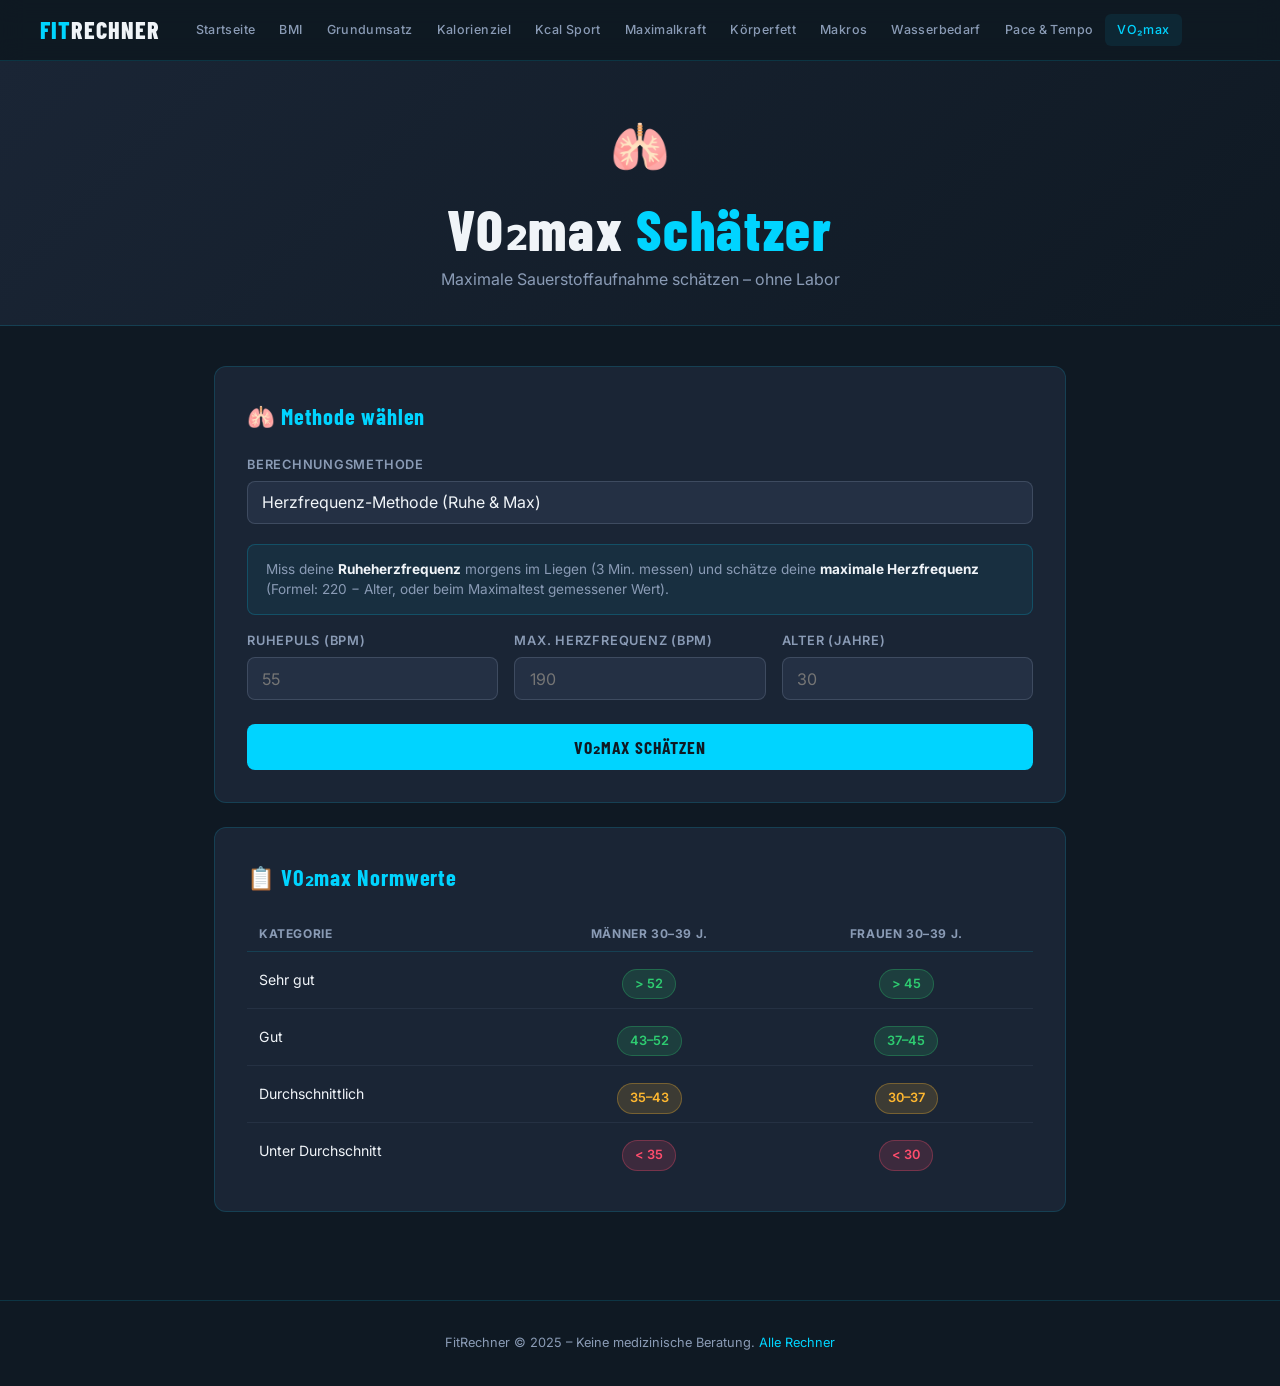
<file: pages/vo2max.html>
<!DOCTYPE html>
<html lang="de">
<head>
<meta charset="UTF-8"><meta name="viewport" content="width=device-width, initial-scale=1">
<title>VO₂max Schätzer – FitRechner</title>
<link rel="stylesheet" href="../css/style.css">
</head>
<body>
<nav><div class="nav-inner">
  <a href="../index.html" class="nav-brand">FIT<span>RECHNER</span></a>
  <button id="nav-toggle" class="nav-toggle" aria-label="Menü"><svg width="22" height="22" viewBox="0 0 22 22" fill="none" stroke="currentColor" stroke-width="2" stroke-linecap="round"><line x1="2" y1="6" x2="20" y2="6"/><line x1="2" y1="11" x2="20" y2="11"/><line x1="2" y1="16" x2="20" y2="16"/></svg></button>
  <ul class="nav-links" id="nav-links">
    <li><a href="../index.html">Startseite</a></li><li><a href="bmi.html">BMI</a></li><li><a href="grundumsatz.html">Grundumsatz</a></li><li><a href="kalorien-ziel.html">Kalorienziel</a></li><li><a href="kalorien-sport.html">Kcal Sport</a></li><li><a href="maximalkraft.html">Maximalkraft</a></li><li><a href="koerperfett.html">Körperfett</a></li><li><a href="makros.html">Makros</a></li><li><a href="wasser.html">Wasserbedarf</a></li><li><a href="pace.html">Pace &amp; Tempo</a></li><li><a href="vo2max.html">VO₂max</a></li>
  </ul>
</div></nav>

<div class="page-header">
  <span class="icon">🫁</span>
  <h1>VO₂max <em>Schätzer</em></h1>
  <p>Maximale Sauerstoffaufnahme schätzen – ohne Labor</p>
</div>

<main>
  <div class="card">
    <h2>🫁 Methode wählen</h2>
    <div class="field" style="margin-bottom:1.25rem">
      <label for="methode">Berechnungsmethode</label>
      <select id="methode" onchange="showPanel()">
        <option value="hf">Herzfrequenz-Methode (Ruhe & Max)</option>
        <option value="cooper">Cooper-Test (12-Minuten-Lauf)</option>
        <option value="rockport">Rockport Walking Test (1,6 km Gehtest)</option>
        <option value="pace">Pace-Methode (aus Wettkampfzeit)</option>
      </select>
    </div>

    <div id="panel-hf">
      <div class="info-box" style="margin-bottom:1rem">Miss deine <strong>Ruheherzfrequenz</strong> morgens im Liegen (3 Min. messen) und schätze deine <strong>maximale Herzfrequenz</strong> (Formel: 220 − Alter, oder beim Maximaltest gemessener Wert).
      </div>
      <div class="form-grid">
        <div class="field"><label for="hf-ruhe">Ruhepuls (bpm)</label><input type="number" id="hf-ruhe" min="30" max="100" placeholder="55"></div>
        <div class="field"><label for="hf-max">Max. Herzfrequenz (bpm)</label><input type="number" id="hf-max" min="100" max="220" placeholder="190"></div>
        <div class="field"><label for="hf-alter">Alter (Jahre)</label><input type="number" id="hf-alter" min="10" max="100" placeholder="30"></div>
      </div>
    </div>

    <div id="panel-cooper" style="display:none">
      <div class="info-box" style="margin-bottom:1rem">Laufe exakt <strong>12 Minuten</strong> so weit wie möglich. Messe danach die zurückgelegte Distanz in Metern.
      </div>
      <div class="form-grid">
        <div class="field"><label for="coop-dist">Zurückgelegte Distanz (m)</label><input type="number" id="coop-dist" min="500" max="5000" placeholder="2400"></div>
      </div>
    </div>

    <div id="panel-rockport" style="display:none">
      <div class="info-box" style="margin-bottom:1rem">Gehe <strong>1,6 km (eine Meile) so schnell wie möglich</strong>. Miss Herzfrequenz direkt nach Abschluss und Zeit in Minuten.
      </div>
      <div class="radio-tabs" style="margin-bottom:1rem">
        <input type="radio" name="rg" id="rm" value="m" checked><label for="rm">Männlich</label>
        <input type="radio" name="rg" id="rw" value="w"><label for="rw">Weiblich</label>
      </div>
      <div class="form-grid">
        <div class="field"><label for="rp-alter">Alter (Jahre)</label><input type="number" id="rp-alter" min="10" max="100" placeholder="30"></div>
        <div class="field"><label for="rp-gewicht">Gewicht (kg)</label><input type="number" id="rp-gewicht" min="30" max="200" step=".1" placeholder="75"></div>
        <div class="field"><label for="rp-min">Zeit – Minuten</label><input type="number" id="rp-min" min="8" max="30" placeholder="14"></div>
        <div class="field"><label for="rp-sec">Zeit – Sekunden</label><input type="number" id="rp-sec" min="0" max="59" placeholder="30"></div>
        <div class="field"><label for="rp-hf">Herzfrequenz direkt danach (bpm)</label><input type="number" id="rp-hf" min="60" max="220" placeholder="155"></div>
      </div>
    </div>

    <div id="panel-pace" style="display:none">
      <div class="info-box" style="margin-bottom:1rem">Gib deine <strong>Wettkampf-Bestzeit</strong> auf einer Distanz ein. Funktioniert am besten mit 5 km oder 10 km Ergebnissen.
      </div>
      <div class="form-grid">
        <div class="field"><label for="p-dist">Distanz (km)</label><input type="number" id="p-dist" min="1" max="42.2" step=".001" placeholder="10"></div>
        <div class="field"><label for="p-h">Stunden</label><input type="number" id="p-h" min="0" max="6" placeholder="0"></div>
        <div class="field"><label for="p-min">Minuten</label><input type="number" id="p-min" min="0" max="59" placeholder="48"></div>
        <div class="field"><label for="p-sec">Sekunden</label><input type="number" id="p-sec" min="0" max="59" placeholder="0"></div>
      </div>
    </div>

    <button class="btn" onclick="berechne()" style="margin-top:.25rem">VO₂max schätzen</button>
    <div class="result" id="result">
      <div class="result-header">🫁 Dein VO₂max</div>
      <div class="result-body">
        <div class="result-main" id="vo2-val">–<small> ml/kg/min</small></div>
        <div id="vo2-badge" style="margin-top:.4rem"></div>
        <div class="result-label" id="vo2-label" style="margin-top:.4rem"></div>
        <div class="result-grid" style="margin-top:1rem">
          <div class="result-stat"><div class="val" id="vo2-kat">–</div><div class="lbl">Kategorie</div></div>
          <div class="result-stat"><div class="val" id="vo2-pct">–</div><div class="lbl">Besser als ca.</div></div>
        </div>
        <div class="info-box" style="margin-top:1rem">
          <strong>Hinweis:</strong> VO₂max-Schätzungen ohne Labor haben eine Abweichung von ±10–15 %. Für präzise Werte ist ein Spiroergometrie-Test notwendig. Genetik und Trainingsalter beeinflussen den Wert stark.
        </div>
      </div>
    </div>
  </div>

  <div class="card">
    <h2>📋 VO₂max Normwerte</h2>
    <table style="width:100%;border-collapse:collapse;font-size:.88rem">
      <thead><tr style="border-bottom:1px solid var(--border)"><th style="text-align:left;padding:.5rem .75rem;color:var(--muted);font-size:.75rem;text-transform:uppercase;letter-spacing:.05em">Kategorie</th><th style="padding:.5rem .75rem;color:var(--muted);font-size:.75rem;text-transform:uppercase;letter-spacing:.05em">Männer 30–39 J.</th><th style="padding:.5rem .75rem;color:var(--muted);font-size:.75rem;text-transform:uppercase;letter-spacing:.05em">Frauen 30–39 J.</th></tr></thead>
      <tbody>
        <tr style="border-bottom:1px solid rgba(138,155,181,.1)"><td style="padding:.55rem .75rem">Sehr gut</td><td style="padding:.55rem .75rem;text-align:center"><span class="badge badge-good">> 52</span></td><td style="padding:.55rem .75rem;text-align:center"><span class="badge badge-good">> 45</span></td></tr>
        <tr style="border-bottom:1px solid rgba(138,155,181,.1)"><td style="padding:.55rem .75rem">Gut</td><td style="padding:.55rem .75rem;text-align:center"><span class="badge badge-good">43–52</span></td><td style="padding:.55rem .75rem;text-align:center"><span class="badge badge-good">37–45</span></td></tr>
        <tr style="border-bottom:1px solid rgba(138,155,181,.1)"><td style="padding:.55rem .75rem">Durchschnittlich</td><td style="padding:.55rem .75rem;text-align:center"><span class="badge badge-warn">35–43</span></td><td style="padding:.55rem .75rem;text-align:center"><span class="badge badge-warn">30–37</span></td></tr>
        <tr><td style="padding:.55rem .75rem">Unter Durchschnitt</td><td style="padding:.55rem .75rem;text-align:center"><span class="badge badge-danger">< 35</span></td><td style="padding:.55rem .75rem;text-align:center"><span class="badge badge-danger">< 30</span></td></tr>
      </tbody>
    </table>
  </div>
</main>

<footer><p>FitRechner &copy; 2025 – Keine medizinische Beratung. <a href="../index.html">Alle Rechner</a></p></footer>
<script src="../js/nav.js"></script>
<script>
function showPanel(){
  const m=document.getElementById('methode').value;
  ['hf','cooper','rockport','pace'].forEach(p=>{
    document.getElementById('panel-'+p).style.display=p===m?'block':'none';
  });
}

function berechne(){
  const m=document.getElementById('methode').value;
  let vo2;
  if(m==='hf'){
    const ru=parseFloat(document.getElementById('hf-ruhe').value);
    const mx=parseFloat(document.getElementById('hf-max').value)||220-parseFloat(document.getElementById('hf-alter').value);
    if(!ru||!mx) return alert('Bitte Ruhepuls und Max-HF eingeben.');
    vo2=15*(mx/ru); // Uth et al.
  } else if(m==='cooper'){
    const d=parseFloat(document.getElementById('coop-dist').value);
    if(!d) return alert('Bitte Distanz eingeben.');
    vo2=(d-504.9)/44.73;
  } else if(m==='rockport'){
    const rg=document.querySelector('input[name="rg"]:checked').value;
    const a=parseFloat(document.getElementById('rp-alter').value);
    const bw=parseFloat(document.getElementById('rp-gewicht').value);
    const mi=parseFloat(document.getElementById('rp-min').value)||0;
    const si=parseFloat(document.getElementById('rp-sec').value)||0;
    const hf=parseFloat(document.getElementById('rp-hf').value);
    if(!a||!bw||!hf) return alert('Bitte alle Felder ausfüllen.');
    const tMin=mi+si/60;
    const bwLbs=bw*2.20462;
    const sex=rg==='m'?1:0;
    vo2=132.853-0.0769*bwLbs-0.3877*a+6.315*sex-3.2649*tMin-0.1565*hf;
  } else {
    const d=parseFloat(document.getElementById('p-dist').value);
    const h=parseFloat(document.getElementById('p-h').value)||0;
    const mi=parseFloat(document.getElementById('p-min').value)||0;
    const si=parseFloat(document.getElementById('p-sec').value)||0;
    const tMin=h*60+mi+si/60;
    if(!d||!tMin) return alert('Bitte Distanz und Zeit eingeben.');
    const vKmH=d/tMin*60;
    // Jack Daniels VDOT vereinfacht
    const pctMax=-4.60+0.182258*vKmH+0.000104*vKmH*vKmH;
    const vo2atSpeed=vKmH/60*1000*(0.182258+0.000104*vKmH);
    vo2=vo2atSpeed/pctMax;
  }
  let kat,badge,pct;
  if(vo2>=60){kat='Elite / Weltklasse';badge='good';pct='> 99 %';}
  else if(vo2>=52){kat='Sehr gut';badge='good';pct='~90 %';}
  else if(vo2>=43){kat='Gut';badge='good';pct='~70 %';}
  else if(vo2>=35){kat='Durchschnittlich';badge='warn';pct='~50 %';}
  else if(vo2>=25){kat='Unterdurchschnittlich';badge='warn';pct='~30 %';}
  else{kat='Schlecht';badge='danger';pct='< 20 %';}
  document.getElementById('vo2-val').innerHTML=`${vo2.toFixed(1)}<small> ml/kg/min</small>`;
  document.getElementById('vo2-badge').innerHTML=`<span class="badge badge-${badge}">${kat}</span>`;
  document.getElementById('vo2-label').textContent=`Geschätzter VO₂max-Wert (${['hf','cooper','rockport','pace'].indexOf(m)>=0?['Herzfrequenz','Cooper','Rockport','Pace'][['hf','cooper','rockport','pace'].indexOf(m)]:''}-Methode)`;
  document.getElementById('vo2-kat').textContent=kat;
  document.getElementById('vo2-pct').textContent=pct;
  document.getElementById('result').classList.add('show');
}
</script>
</body></html>
</file>
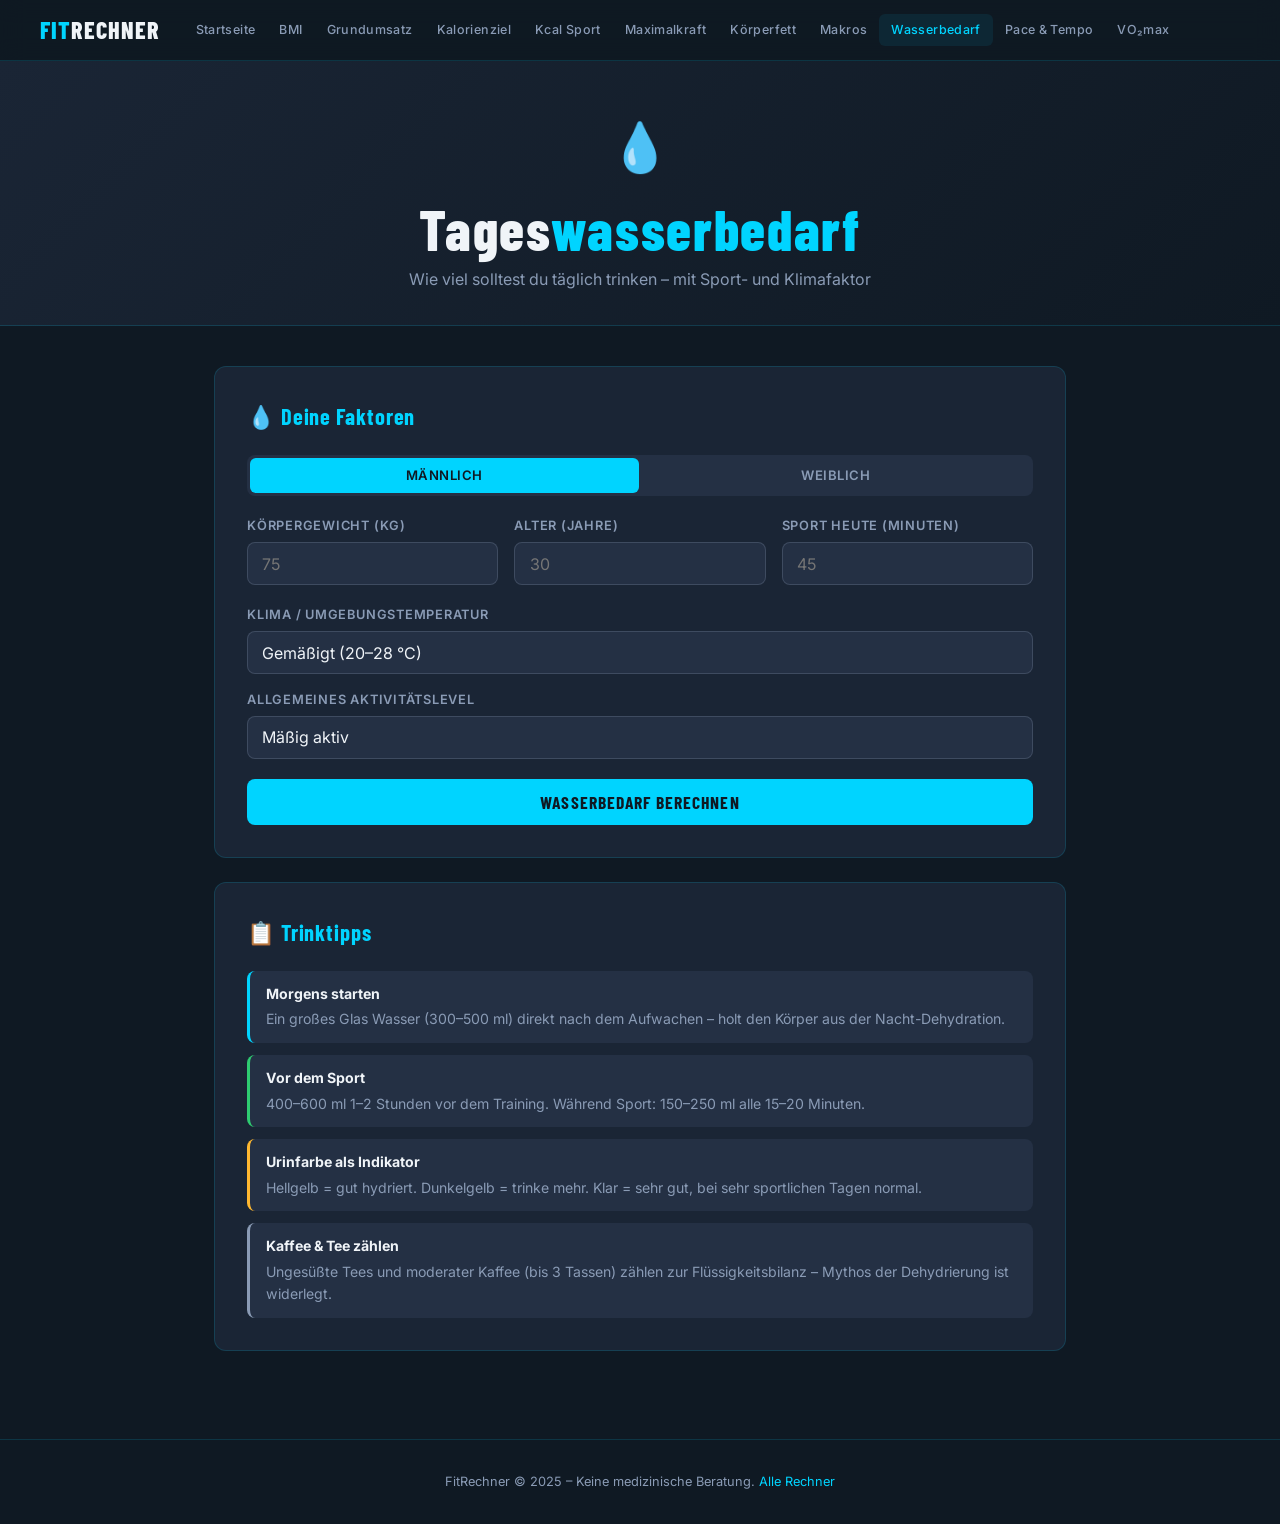
<file: pages/wasser.html>
<!DOCTYPE html>
<html lang="de">
<head>
<meta charset="UTF-8"><meta name="viewport" content="width=device-width, initial-scale=1">
<title>Tageswasserbedarf – FitRechner</title>
<link rel="stylesheet" href="../css/style.css">
</head>
<body>
<nav><div class="nav-inner">
  <a href="../index.html" class="nav-brand">FIT<span>RECHNER</span></a>
  <button id="nav-toggle" class="nav-toggle" aria-label="Menü"><svg width="22" height="22" viewBox="0 0 22 22" fill="none" stroke="currentColor" stroke-width="2" stroke-linecap="round"><line x1="2" y1="6" x2="20" y2="6"/><line x1="2" y1="11" x2="20" y2="11"/><line x1="2" y1="16" x2="20" y2="16"/></svg></button>
  <ul class="nav-links" id="nav-links">
    <li><a href="../index.html">Startseite</a></li><li><a href="bmi.html">BMI</a></li><li><a href="grundumsatz.html">Grundumsatz</a></li><li><a href="kalorien-ziel.html">Kalorienziel</a></li><li><a href="kalorien-sport.html">Kcal Sport</a></li><li><a href="maximalkraft.html">Maximalkraft</a></li><li><a href="koerperfett.html">Körperfett</a></li><li><a href="makros.html">Makros</a></li><li><a href="wasser.html">Wasserbedarf</a></li><li><a href="pace.html">Pace &amp; Tempo</a></li><li><a href="vo2max.html">VO₂max</a></li>
  </ul>
</div></nav>

<div class="page-header">
  <span class="icon">💧</span>
  <h1>Tages<em>wasserbedarf</em></h1>
  <p>Wie viel solltest du täglich trinken – mit Sport- und Klimafaktor</p>
</div>

<main>
  <div class="card">
    <h2>💧 Deine Faktoren</h2>
    <div class="radio-tabs">
      <input type="radio" name="g" id="m" value="m" checked><label for="m">Männlich</label>
      <input type="radio" name="g" id="w" value="w"><label for="w">Weiblich</label>
    </div>
    <div class="form-grid">
      <div class="field"><label for="gewicht">Körpergewicht (kg)</label><input type="number" id="gewicht" min="30" max="300" step="0.1" placeholder="75"></div>
      <div class="field"><label for="alter">Alter (Jahre)</label><input type="number" id="alter" min="10" max="100" placeholder="30"></div>
      <div class="field"><label for="sport-min">Sport heute (Minuten)</label><input type="number" id="sport-min" min="0" max="600" placeholder="45"></div>
    </div>
    <div class="field" style="margin-bottom:1rem">
      <label for="klima">Klima / Umgebungstemperatur</label>
      <select id="klima">
        <option value="0">Kühl / Innenraum (< 20 °C)</option>
        <option value="0.3" selected>Gemäßigt (20–28 °C)</option>
        <option value="0.5">Warm (28–33 °C)</option>
        <option value="0.75">Heiß (> 33 °C)</option>
      </select>
    </div>
    <div class="field" style="margin-bottom:1.25rem">
      <label for="aktiv">Allgemeines Aktivitätslevel</label>
      <select id="aktiv">
        <option value="30">Wenig aktiv (Bürojob)</option>
        <option value="35" selected>Mäßig aktiv</option>
        <option value="40">Sehr aktiv / körperl. Arbeit</option>
      </select>
    </div>
    <button class="btn" onclick="berechne()">Wasserbedarf berechnen</button>
    <div class="result" id="result">
      <div class="result-header">💧 Dein Tagesbedarf</div>
      <div class="result-body">
        <div class="result-main" id="wasser-val">–<small> Liter</small></div>
        <div class="result-label" id="wasser-label"></div>
        <div class="result-grid" style="margin-top:1rem">
          <div class="result-stat"><div class="val" id="basis-val">–</div><div class="lbl">Basisbedarf (L)</div></div>
          <div class="result-stat"><div class="val" id="sport-val">–</div><div class="lbl">+ Sport-Extra (L)</div></div>
          <div class="result-stat"><div class="val" id="glaeser-val">–</div><div class="lbl">~ Gläser à 250ml</div></div>
          <div class="result-stat"><div class="val" id="ml-std">–</div><div class="lbl">Alle x Minuten (ml)</div></div>
        </div>
        <div class="info-box" style="margin-top:1rem" id="wasser-info"></div>
      </div>
    </div>
  </div>

  <div class="card">
    <h2>📋 Trinktipps</h2>
    <ul style="list-style:none;display:flex;flex-direction:column;gap:.75rem">
      <li style="padding:.75rem 1rem;background:var(--surface2);border-radius:8px;border-left:3px solid var(--cyan);font-size:.88rem">
        <strong style="display:block;margin-bottom:.2rem">Morgens starten</strong>
        <span style="color:var(--muted)">Ein großes Glas Wasser (300–500 ml) direkt nach dem Aufwachen – holt den Körper aus der Nacht-Dehydration.</span>
      </li>
      <li style="padding:.75rem 1rem;background:var(--surface2);border-radius:8px;border-left:3px solid var(--good);font-size:.88rem">
        <strong style="display:block;margin-bottom:.2rem">Vor dem Sport</strong>
        <span style="color:var(--muted)">400–600 ml 1–2 Stunden vor dem Training. Während Sport: 150–250 ml alle 15–20 Minuten.</span>
      </li>
      <li style="padding:.75rem 1rem;background:var(--surface2);border-radius:8px;border-left:3px solid var(--warn);font-size:.88rem">
        <strong style="display:block;margin-bottom:.2rem">Urinfarbe als Indikator</strong>
        <span style="color:var(--muted)">Hellgelb = gut hydriert. Dunkelgelb = trinke mehr. Klar = sehr gut, bei sehr sportlichen Tagen normal.</span>
      </li>
      <li style="padding:.75rem 1rem;background:var(--surface2);border-radius:8px;border-left:3px solid var(--muted);font-size:.88rem">
        <strong style="display:block;margin-bottom:.2rem">Kaffee &amp; Tee zählen</strong>
        <span style="color:var(--muted)">Ungesüßte Tees und moderater Kaffee (bis 3 Tassen) zählen zur Flüssigkeitsbilanz – Mythos der Dehydrierung ist widerlegt.</span>
      </li>
    </ul>
  </div>
</main>

<footer><p>FitRechner &copy; 2025 – Keine medizinische Beratung. <a href="../index.html">Alle Rechner</a></p></footer>
<script src="../js/nav.js"></script>
<script>
function berechne(){
  const g=document.querySelector('input[name="g"]:checked').value;
  const w=parseFloat(document.getElementById('gewicht').value);
  const a=parseInt(document.getElementById('alter').value);
  const sMin=parseFloat(document.getElementById('sport-min').value)||0;
  const klima=parseFloat(document.getElementById('klima').value);
  const aktiv=parseInt(document.getElementById('aktiv').value);
  if(!w||!a) return alert('Bitte Gewicht und Alter eingeben.');
  // Basis: ml/kg je nach Aktivität
  let basis=w*aktiv/1000;
  // Altersanpassung
  if(a>55) basis*=0.9;
  // Klimazuschlag
  basis+=klima;
  // Sportzuschlag: ~500–600 ml pro 30 Min intensivem Sport
  const sportExtra=Math.round(sMin/30*0.5*10)/10;
  const gesamt=Math.round((basis+sportExtra)*10)/10;
  document.getElementById('wasser-val').innerHTML=`${gesamt.toFixed(1)}<small> Liter</small>`;
  document.getElementById('wasser-label').textContent=`davon ${basis.toFixed(1)} L Basisbedarf + ${sportExtra.toFixed(1)} L Sport`;
  document.getElementById('basis-val').textContent=basis.toFixed(1)+' L';
  document.getElementById('sport-val').textContent=sportExtra.toFixed(1)+' L';
  document.getElementById('glaeser-val').textContent=Math.round(gesamt/0.25);
  // Trinkintervall in 16 Wachstunden
  const mlStd=Math.round(gesamt*1000/16);
  const minPro250=Math.round(250/mlStd*60);
  document.getElementById('ml-std').textContent=`${minPro250} Min → 250 ml`;
  let info='Trinke regelmäßig über den Tag verteilt.';
  if(gesamt>3.5) info='Hoher Bedarf heute – achte auf Elektrolyte (Natrium, Kalium, Magnesium) besonders nach längerem Sport.';
  else if(gesamt<1.5) info='Niedriger Bedarf – auch wenn du keinen Durst spürst, regelmäßig kleine Mengen trinken.';
  document.getElementById('wasser-info').innerHTML=`<strong>Hinweis:</strong> ${info}`;
  document.getElementById('result').classList.add('show');
}
</script>
</body></html>
</file>
<file: css/style.css>
@import url('https://fonts.googleapis.com/css2?family=Barlow+Condensed:wght@400;600;700;800&family=Inter:wght@300;400;500;600&display=swap');

:root {
  --bg:       #0F1923;
  --surface:  #1A2535;
  --surface2: #243044;
  --cyan:     #00D4FF;
  --cyan-dim: #0099BB;
  --white:    #F0F4F8;
  --muted:    #8A9BB5;
  --danger:   #FF4D6D;
  --warn:     #FFB830;
  --good:     #2ECC71;
  --border:   rgba(0, 212, 255, 0.15);
  --radius:   12px;
  --transition: 0.25s ease;
}

*, *::before, *::after { box-sizing: border-box; margin: 0; padding: 0; }

html { scroll-behavior: smooth; }

body {
  background: var(--bg);
  color: var(--white);
  font-family: 'Inter', sans-serif;
  font-size: 16px;
  line-height: 1.6;
  min-height: 100vh;
}

/* ─── NAVIGATION ─── */
nav {
  position: sticky;
  top: 0;
  z-index: 100;
  background: rgba(15, 25, 35, 0.92);
  backdrop-filter: blur(12px);
  border-bottom: 1px solid var(--border);
  padding: 0 1.5rem;
}

.nav-inner {
  max-width: 1200px;
  margin: 0 auto;
  display: flex;
  align-items: center;
  gap: 0;
  height: 60px;
}

.nav-brand {
  font-family: 'Barlow Condensed', sans-serif;
  font-size: 1.5rem;
  font-weight: 800;
  color: var(--cyan);
  text-decoration: none;
  letter-spacing: 0.04em;
  white-space: nowrap;
  margin-right: 1.5rem;
}

.nav-brand span { color: var(--white); }

.nav-toggle {
  display: none;
  background: none;
  border: none;
  color: var(--white);
  cursor: pointer;
  padding: 0.5rem;
  margin-left: auto;
}

.nav-toggle svg { display: block; }

.nav-links {
  display: flex;
  flex-wrap: wrap;
  gap: 0;
  list-style: none;
  flex: 1;
}

.nav-links a {
  display: block;
  padding: 0.4rem 0.75rem;
  color: var(--muted);
  text-decoration: none;
  font-size: 0.78rem;
  font-weight: 500;
  letter-spacing: 0.03em;
  border-radius: 6px;
  transition: color var(--transition), background var(--transition);
  white-space: nowrap;
}

.nav-links a:hover,
.nav-links a.active {
  color: var(--cyan);
  background: rgba(0, 212, 255, 0.08);
}

/* ─── PAGE HEADER ─── */
.page-header {
  background: linear-gradient(135deg, var(--surface) 0%, var(--bg) 100%);
  border-bottom: 1px solid var(--border);
  padding: 3rem 1.5rem 2rem;
  text-align: center;
}

.page-header .icon {
  font-size: 3rem;
  display: block;
  margin-bottom: 0.75rem;
}

.page-header h1 {
  font-family: 'Barlow Condensed', sans-serif;
  font-size: clamp(2rem, 5vw, 3.5rem);
  font-weight: 800;
  letter-spacing: 0.03em;
  line-height: 1.1;
  color: var(--white);
}

.page-header h1 em {
  font-style: normal;
  color: var(--cyan);
}

.page-header p {
  color: var(--muted);
  margin-top: 0.5rem;
  font-size: 1rem;
}

/* ─── MAIN LAYOUT ─── */
main {
  max-width: 900px;
  margin: 0 auto;
  padding: 2.5rem 1.5rem 4rem;
}

/* ─── CARD ─── */
.card {
  background: var(--surface);
  border: 1px solid var(--border);
  border-radius: var(--radius);
  padding: 2rem;
  margin-bottom: 1.5rem;
}

.card h2 {
  font-family: 'Barlow Condensed', sans-serif;
  font-size: 1.4rem;
  font-weight: 700;
  letter-spacing: 0.04em;
  color: var(--cyan);
  margin-bottom: 1.25rem;
  display: flex;
  align-items: center;
  gap: 0.5rem;
}

/* ─── FORM ELEMENTS ─── */
.form-grid {
  display: grid;
  grid-template-columns: repeat(auto-fit, minmax(200px, 1fr));
  gap: 1rem;
  margin-bottom: 1.25rem;
}

.field {
  display: flex;
  flex-direction: column;
  gap: 0.35rem;
}

label {
  font-size: 0.8rem;
  font-weight: 600;
  color: var(--muted);
  letter-spacing: 0.06em;
  text-transform: uppercase;
}

input, select {
  background: var(--surface2);
  border: 1px solid rgba(138, 155, 181, 0.25);
  border-radius: 8px;
  color: var(--white);
  font-family: 'Inter', sans-serif;
  font-size: 1rem;
  padding: 0.65rem 0.9rem;
  transition: border-color var(--transition), box-shadow var(--transition);
  width: 100%;
  appearance: none;
}

input:focus, select:focus {
  outline: none;
  border-color: var(--cyan);
  box-shadow: 0 0 0 3px rgba(0, 212, 255, 0.15);
}

select option { background: var(--surface2); }

/* ─── RADIO TABS ─── */
.radio-tabs {
  display: flex;
  background: var(--surface2);
  border-radius: 8px;
  padding: 3px;
  gap: 3px;
  margin-bottom: 1.25rem;
}

.radio-tabs label {
  flex: 1;
  text-align: center;
  padding: 0.45rem 0.5rem;
  border-radius: 6px;
  cursor: pointer;
  font-size: 0.82rem;
  font-weight: 600;
  color: var(--muted);
  letter-spacing: 0.04em;
  text-transform: uppercase;
  transition: background var(--transition), color var(--transition);
  user-select: none;
}

.radio-tabs input[type="radio"] { display: none; }

.radio-tabs input[type="radio"]:checked + label {
  background: var(--cyan);
  color: var(--bg);
}

/* ─── BUTTON ─── */
.btn {
  display: inline-flex;
  align-items: center;
  justify-content: center;
  gap: 0.5rem;
  background: var(--cyan);
  color: var(--bg);
  border: none;
  border-radius: 8px;
  cursor: pointer;
  font-family: 'Barlow Condensed', sans-serif;
  font-size: 1.1rem;
  font-weight: 700;
  letter-spacing: 0.06em;
  padding: 0.75rem 2rem;
  text-transform: uppercase;
  transition: background var(--transition), transform var(--transition);
  width: 100%;
}

.btn:hover { background: #1ae8ff; transform: translateY(-1px); }
.btn:active { transform: translateY(0); }

/* ─── RESULT BOX ─── */
.result {
  display: none;
  margin-top: 1.5rem;
  border-radius: var(--radius);
  overflow: hidden;
  border: 1px solid var(--border);
  animation: fadeSlide 0.3s ease;
}

.result.show { display: block; }

@keyframes fadeSlide {
  from { opacity: 0; transform: translateY(8px); }
  to   { opacity: 1; transform: translateY(0); }
}

.result-header {
  background: linear-gradient(90deg, rgba(0,212,255,0.15), transparent);
  padding: 1rem 1.5rem;
  border-bottom: 1px solid var(--border);
  font-family: 'Barlow Condensed', sans-serif;
  font-size: 0.9rem;
  font-weight: 700;
  letter-spacing: 0.1em;
  text-transform: uppercase;
  color: var(--cyan);
}

.result-body {
  background: var(--surface2);
  padding: 1.25rem 1.5rem;
}

.result-main {
  font-family: 'Barlow Condensed', sans-serif;
  font-size: clamp(2.5rem, 8vw, 4rem);
  font-weight: 800;
  color: var(--cyan);
  line-height: 1;
}

.result-main small {
  font-size: 1.2rem;
  font-weight: 400;
  color: var(--muted);
  margin-left: 0.25rem;
}

.result-label {
  color: var(--muted);
  font-size: 0.9rem;
  margin-top: 0.3rem;
}

.result-grid {
  display: grid;
  grid-template-columns: repeat(auto-fit, minmax(130px, 1fr));
  gap: 0.75rem;
  margin-top: 1rem;
}

.result-stat {
  background: var(--surface);
  border-radius: 8px;
  padding: 0.75rem 1rem;
  border: 1px solid var(--border);
}

.result-stat .val {
  font-family: 'Barlow Condensed', sans-serif;
  font-size: 1.6rem;
  font-weight: 700;
  color: var(--white);
}

.result-stat .lbl {
  font-size: 0.72rem;
  color: var(--muted);
  text-transform: uppercase;
  letter-spacing: 0.06em;
}

/* ─── BADGE ─── */
.badge {
  display: inline-block;
  padding: 0.25rem 0.75rem;
  border-radius: 100px;
  font-size: 0.8rem;
  font-weight: 600;
  margin-top: 0.5rem;
}

.badge-good    { background: rgba(46,204,113,0.15); color: var(--good); border: 1px solid rgba(46,204,113,0.3); }
.badge-warn    { background: rgba(255,184,48,0.15); color: var(--warn); border: 1px solid rgba(255,184,48,0.3); }
.badge-danger  { background: rgba(255,77,109,0.15); color: var(--danger); border: 1px solid rgba(255,77,109,0.3); }
.badge-info    { background: rgba(0,212,255,0.12); color: var(--cyan); border: 1px solid var(--border); }

/* ─── INFO BOX ─── */
.info-box {
  background: rgba(0,212,255,0.06);
  border: 1px solid rgba(0,212,255,0.2);
  border-radius: 8px;
  padding: 0.9rem 1.1rem;
  font-size: 0.85rem;
  color: var(--muted);
  margin-top: 0.75rem;
  line-height: 1.5;
}

.info-box strong { color: var(--white); }

/* ─── INDEX CARDS ─── */
.app-grid {
  display: grid;
  grid-template-columns: repeat(auto-fill, minmax(240px, 1fr));
  gap: 1.25rem;
  margin-top: 2rem;
}

.app-card {
  background: var(--surface);
  border: 1px solid var(--border);
  border-radius: var(--radius);
  padding: 1.5rem;
  text-decoration: none;
  transition: border-color var(--transition), transform var(--transition), box-shadow var(--transition);
  display: flex;
  flex-direction: column;
  gap: 0.5rem;
}

.app-card:hover {
  border-color: var(--cyan);
  transform: translateY(-3px);
  box-shadow: 0 8px 30px rgba(0, 212, 255, 0.12);
}

.app-card .app-icon {
  font-size: 2rem;
  line-height: 1;
}

.app-card .app-name {
  font-family: 'Barlow Condensed', sans-serif;
  font-size: 1.2rem;
  font-weight: 700;
  color: var(--white);
  letter-spacing: 0.03em;
}

.app-card .app-desc {
  font-size: 0.83rem;
  color: var(--muted);
  line-height: 1.45;
}

.app-card .app-tag {
  font-size: 0.7rem;
  font-weight: 600;
  letter-spacing: 0.06em;
  text-transform: uppercase;
  color: var(--cyan);
  margin-top: auto;
  padding-top: 0.5rem;
}

/* ─── CATEGORY LABEL ─── */
.cat-label {
  font-family: 'Barlow Condensed', sans-serif;
  font-size: 0.85rem;
  font-weight: 700;
  letter-spacing: 0.12em;
  text-transform: uppercase;
  color: var(--cyan);
  margin-top: 2.5rem;
  margin-bottom: 0.5rem;
  padding-bottom: 0.4rem;
  border-bottom: 1px solid var(--border);
}

/* ─── RANGE SLIDER ─── */
input[type="range"] {
  -webkit-appearance: none;
  background: var(--surface2);
  border: none;
  border-radius: 100px;
  height: 6px;
  padding: 0;
}

input[type="range"]::-webkit-slider-thumb {
  -webkit-appearance: none;
  width: 18px;
  height: 18px;
  border-radius: 50%;
  background: var(--cyan);
  cursor: pointer;
  box-shadow: 0 0 0 3px rgba(0,212,255,0.2);
}

/* ─── FOOTER ─── */
footer {
  text-align: center;
  padding: 2rem 1.5rem;
  color: var(--muted);
  font-size: 0.8rem;
  border-top: 1px solid var(--border);
}

footer a { color: var(--cyan); text-decoration: none; }

/* ─── RESPONSIVE ─── */
@media (max-width: 768px) {
  .nav-toggle { display: flex; }
  .nav-links {
    display: none;
    flex-direction: column;
    position: absolute;
    top: 60px;
    left: 0; right: 0;
    background: var(--bg);
    border-bottom: 1px solid var(--border);
    padding: 0.75rem 1rem;
    gap: 0.25rem;
  }
  .nav-links.open { display: flex; }
  .nav-links a { padding: 0.6rem 1rem; font-size: 0.9rem; }
  main { padding: 1.5rem 1rem 3rem; }
  .card { padding: 1.25rem; }
  .form-grid { grid-template-columns: 1fr; }
}

@media (prefers-reduced-motion: reduce) {
  *, *::before, *::after { animation-duration: 0.01ms !important; transition-duration: 0.01ms !important; }
}
</file>
